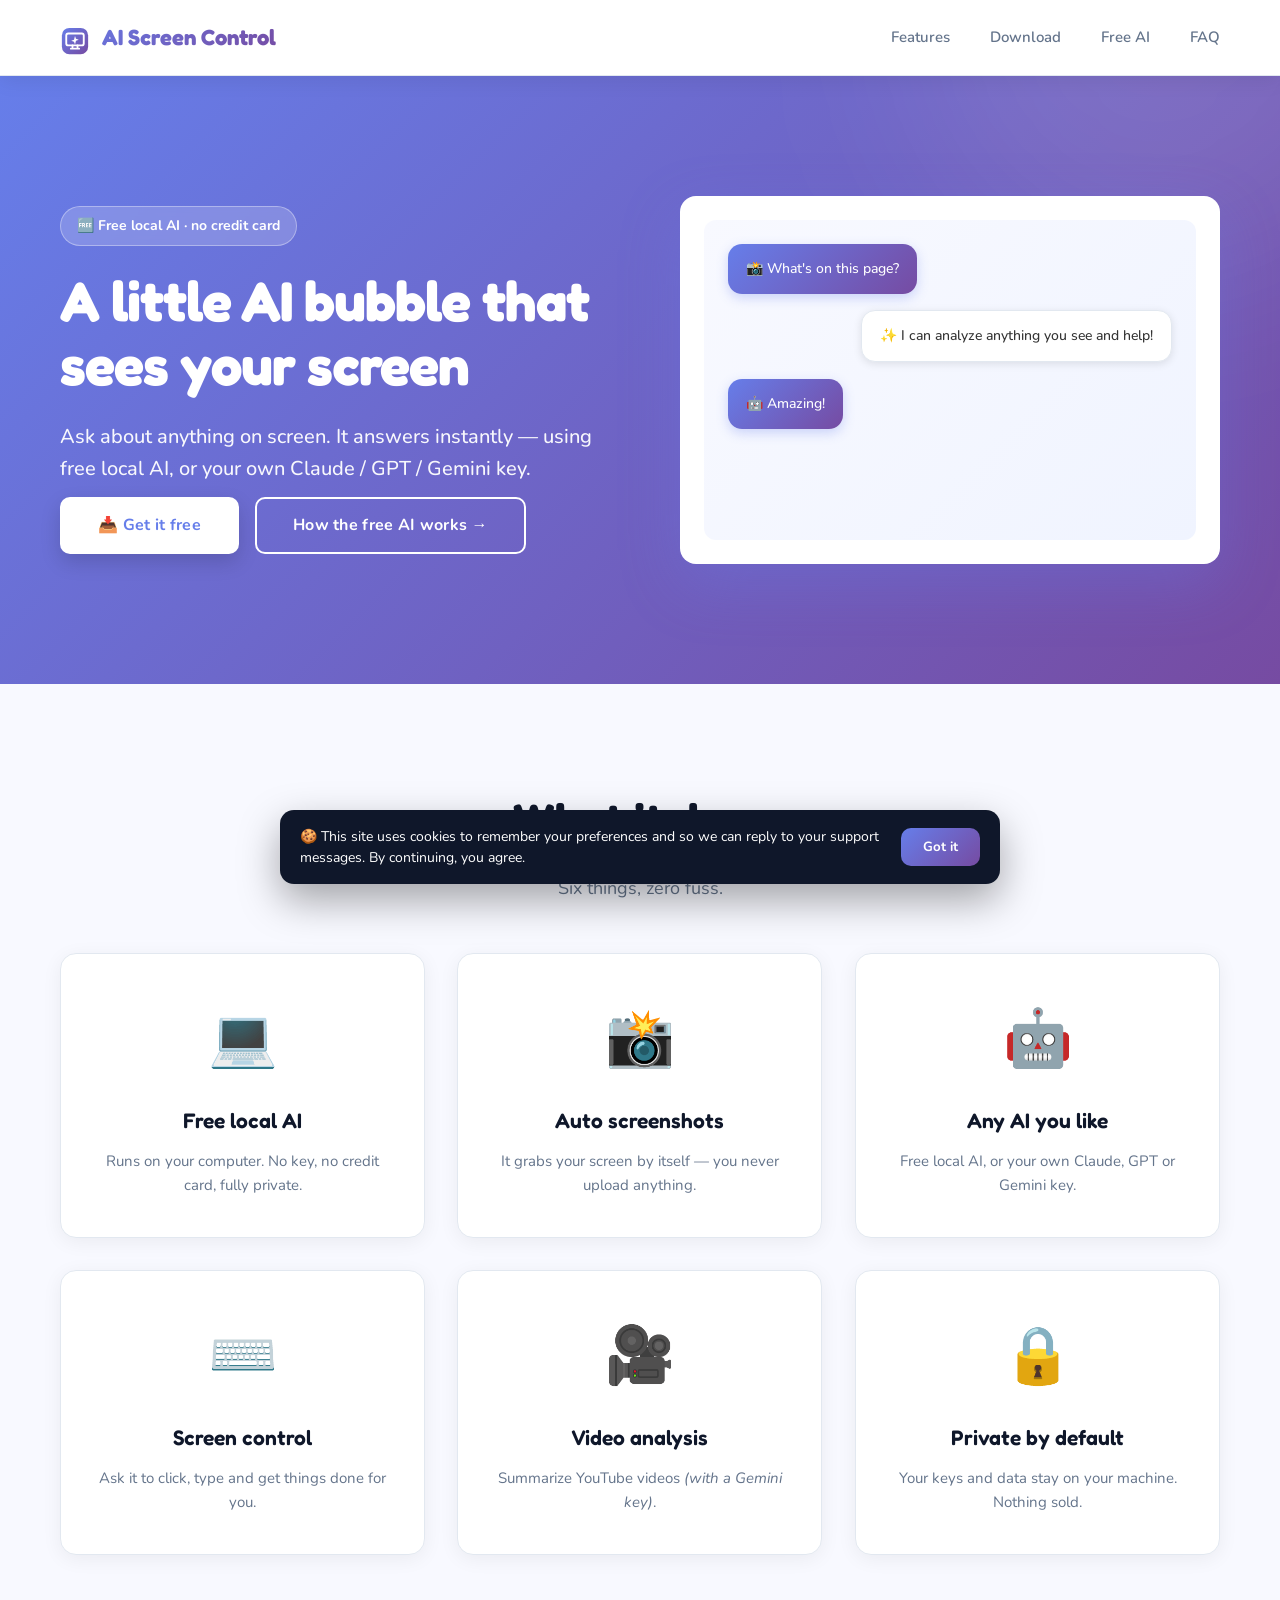
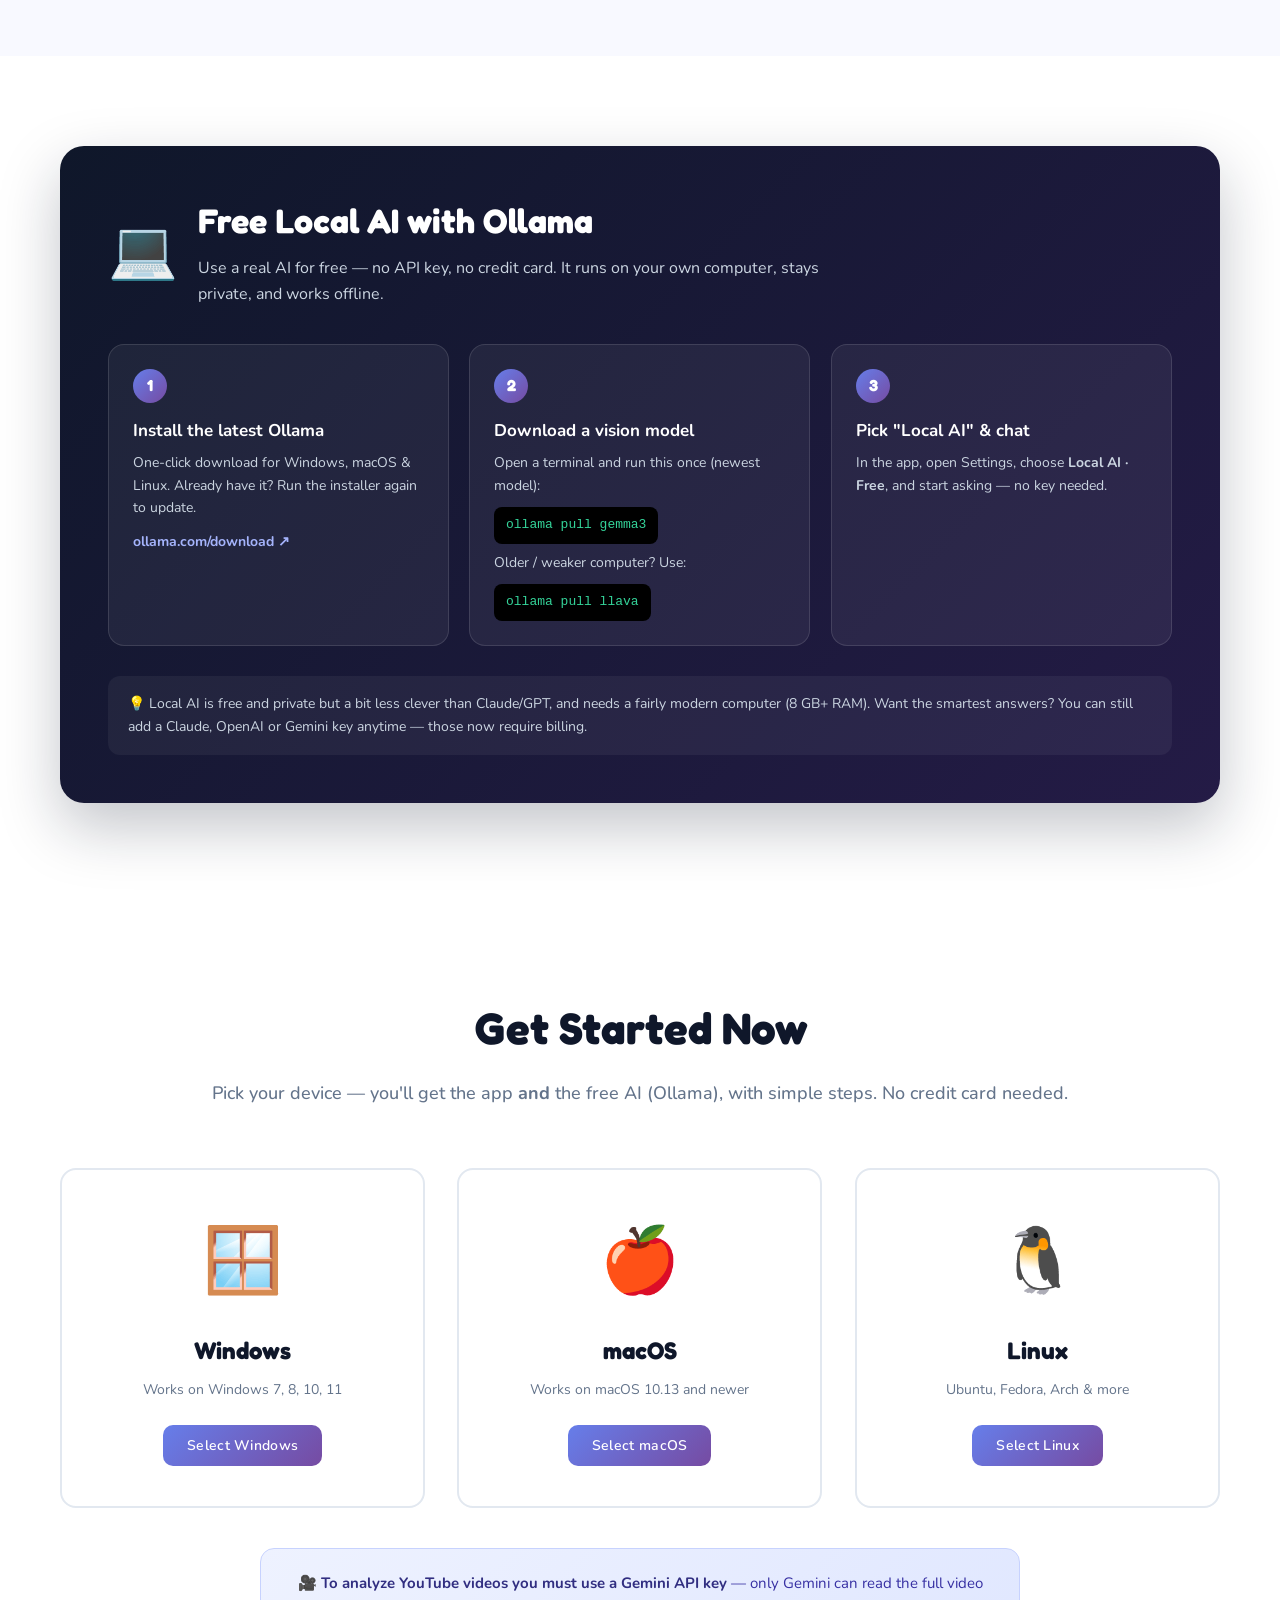
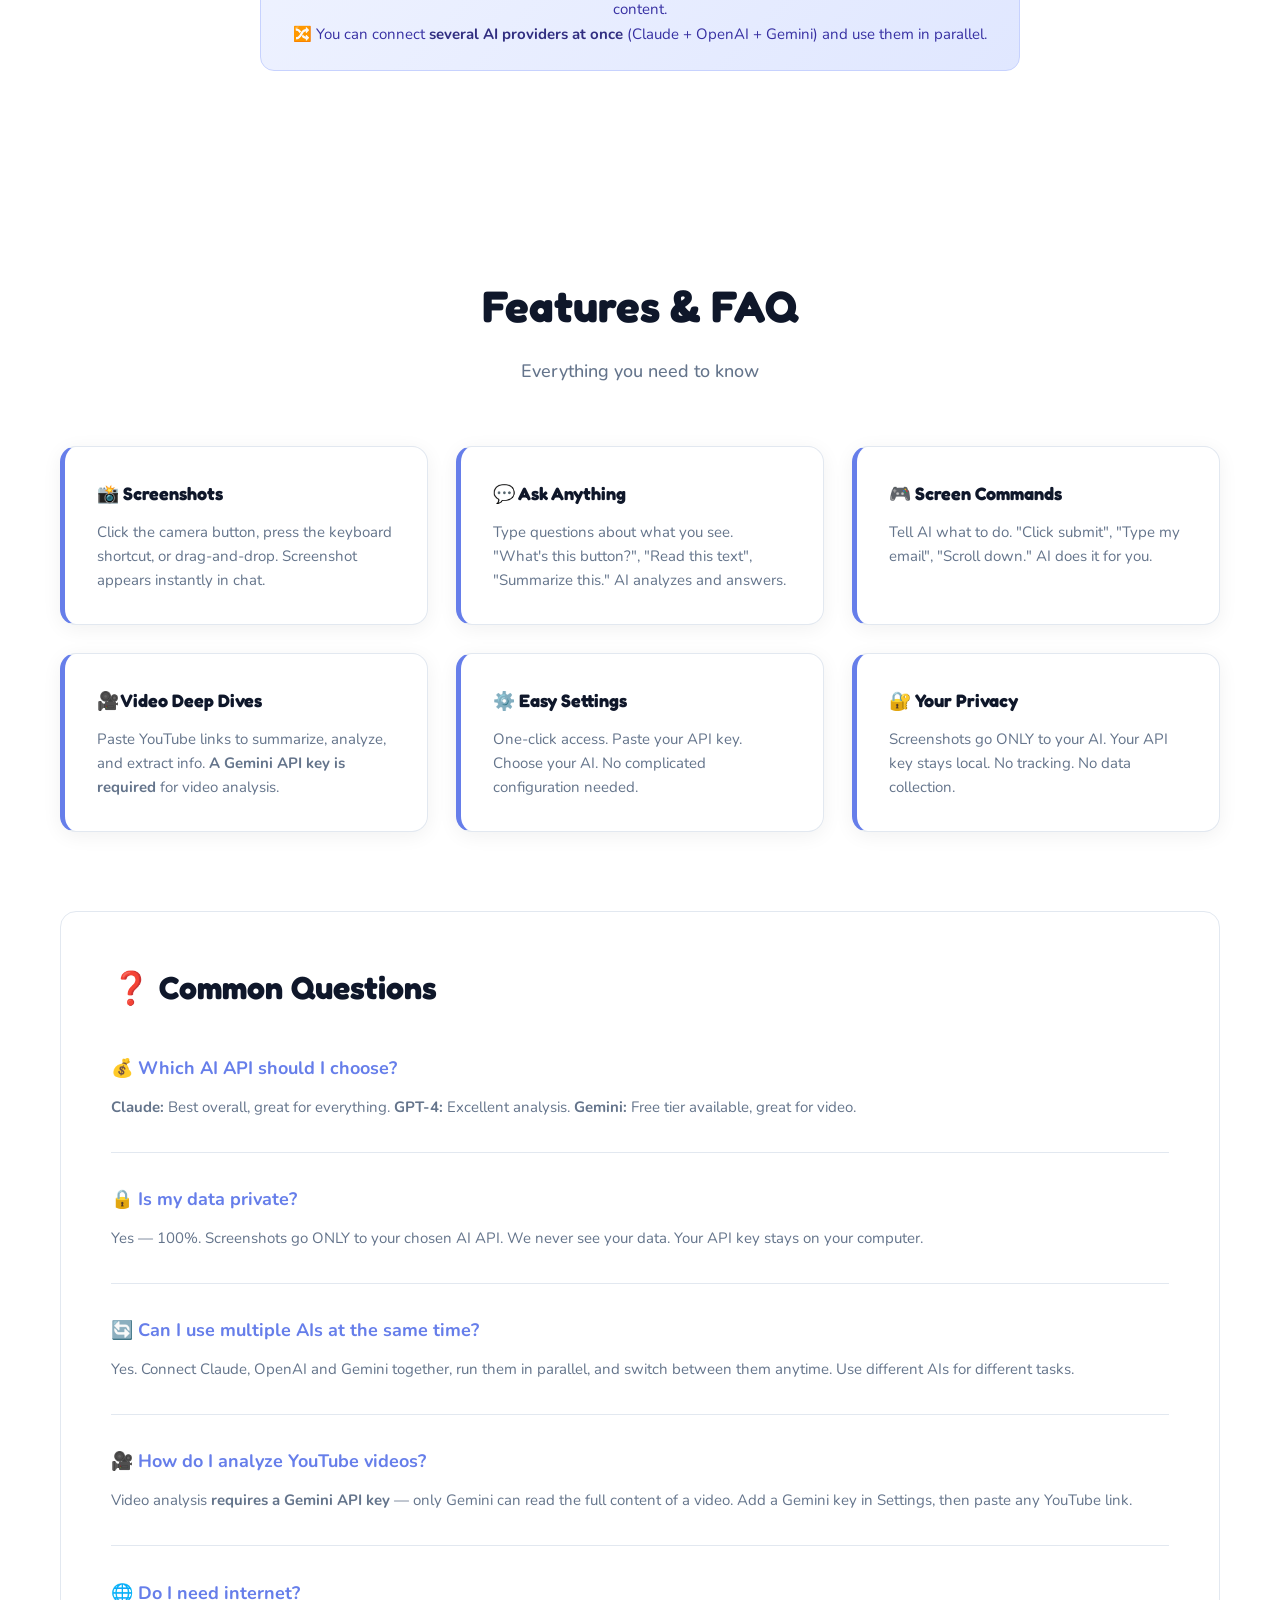
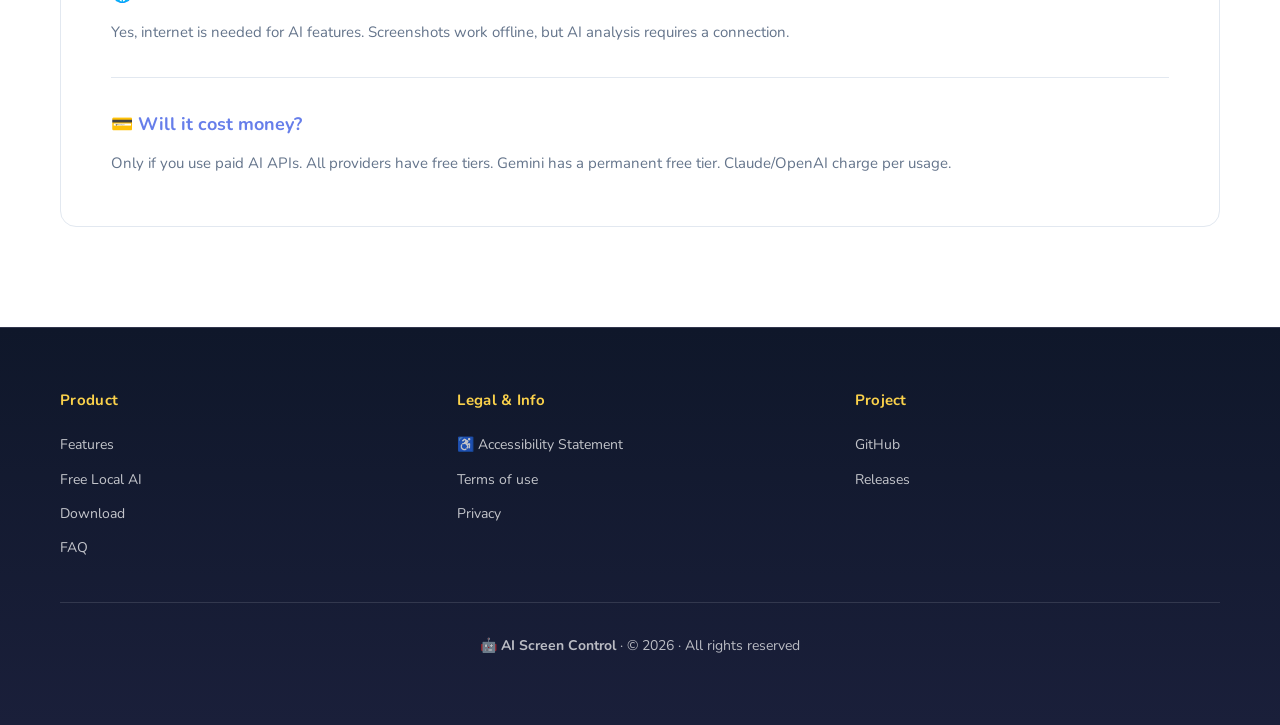
<file: website/index.html>
<!DOCTYPE html>
<html lang="en">
<head>
  <meta charset="UTF-8">
  <meta name="viewport" content="width=device-width, initial-scale=1.0">
  <title>AI Screen Control - Universal AI Assistant</title>
  <link href="https://fonts.googleapis.com/css2?family=Fredoka:wght@500;600;700&family=Nunito:wght@400;600;700;800&display=swap" rel="stylesheet">
  <style>
* { margin: 0; padding: 0; box-sizing: border-box; }

    /* ===== Accessibility ===== */
    /* Visible keyboard focus indicator on every interactive element */
    a:focus-visible, button:focus-visible, [tabindex]:focus-visible {
      outline: 3px solid #ffbf47;
      outline-offset: 2px;
      border-radius: 4px;
    }
    /* Skip-to-content link, visible only when focused */
    .skip-link {
      position: absolute; left: 12px; top: -60px;
      background: #0f172a; color: #fff; padding: 12px 20px;
      border-radius: 8px; z-index: 2000; font-weight: 700;
      text-decoration: none; transition: top 0.2s ease;
    }
    .skip-link:focus { top: 12px; }
    /* Screen-reader only text */
    .sr-only {
      position: absolute; width: 1px; height: 1px; padding: 0; margin: -1px;
      overflow: hidden; clip: rect(0,0,0,0); white-space: nowrap; border: 0;
    }
    /* Respect users who prefer reduced motion */
    @media (prefers-reduced-motion: reduce) {
      *, *::before, *::after {
        animation-duration: 0.001ms !important;
        transition-duration: 0.001ms !important;
        scroll-behavior: auto !important;
      }
    }

    :root {
      --primary: #667eea;
      --secondary: #764ba2;
      --accent: #ff6b6b;
      --dark: #0f172a;
      --light: #f8f9ff;
      --border: #e2e8f0;
      --text: #0f172a;
      --text-light: #64748b;
      --gradient: linear-gradient(135deg, #667eea 0%, #764ba2 100%);
    }

    html, body {
      font-family: 'Nunito', -apple-system, BlinkMacSystemFont, sans-serif;
      color: var(--text);
      line-height: 1.6;
      background: white;
      scroll-behavior: smooth;
    }
    /* Friendly rounded display font for all headings + logo */
    .logo, h1, h2, h3, .step-num, .localai-head h2 {
      font-family: 'Fredoka', 'Nunito', sans-serif;
      letter-spacing: 0;
    }

    .container { max-width: 1200px; margin: 0 auto; padding: 0 20px; }

    /* Navbar */
    .navbar {
      background: rgba(255, 255, 255, 0.95);
      backdrop-filter: blur(10px);
      box-shadow: 0 4px 20px rgba(0, 0, 0, 0.08);
      position: sticky; top: 0; z-index: 100;
      border-bottom: 1px solid var(--border);
    }
    .navbar .container {
      display: flex; justify-content: space-between; align-items: center; height: 75px;
    }
    .logo {
      display: flex; align-items: center; gap: 12px;
      font-size: 22px; font-weight: 800;
      background: var(--gradient);
      -webkit-background-clip: text; -webkit-text-fill-color: transparent; background-clip: text;
    }
    .logo-icon { font-size: 32px; }
    .nav-links { display: flex; gap: 40px; list-style: none; }
    .nav-links a {
      text-decoration: none; color: var(--text-light);
      font-weight: 600; font-size: 15px; transition: all 0.3s ease;
    }
    .nav-links a:hover { color: var(--primary); }

    /* Hero */
    .hero {
      padding: 120px 0; background: var(--gradient);
      color: white; position: relative; overflow: hidden;
    }
    .hero::before {
      content: ''; position: absolute; top: -50%; right: -10%;
      width: 500px; height: 500px; background: rgba(255, 255, 255, 0.1);
      border-radius: 50%; filter: blur(100px);
    }
    .hero .container {
      display: grid; grid-template-columns: 1fr 1fr; gap: 80px;
      align-items: center; position: relative; z-index: 1;
    }
    .hero-content h1 {
      font-size: 56px; margin-bottom: 24px; line-height: 1.15;
      font-weight: 800; letter-spacing: -1px;
    }
    .hero-content p { font-size: 20px; margin-bottom: 12px; opacity: 0.95; font-weight: 500; }
    .subtitle { font-size: 19px; margin-bottom: 36px; opacity: 0.92; font-weight: 400; }
    .hero-buttons { display: flex; gap: 16px; flex-wrap: wrap; }
    .hero-badge {
      display: inline-block; margin-bottom: 22px; padding: 8px 16px;
      background: rgba(255,255,255,0.18); border: 1px solid rgba(255,255,255,0.35);
      border-radius: 999px; font-weight: 700; font-size: 14px; backdrop-filter: blur(4px);
    }
    .btn { border-radius: 14px; }

    .btn {
      padding: 14px 36px; border-radius: 10px; text-decoration: none;
      font-weight: 700; display: inline-block; transition: all 0.3s ease;
      border: 2px solid transparent; font-size: 16px; letter-spacing: 0.3px;
      cursor: pointer; font-family: inherit;
    }
    .btn-primary {
      background: white; color: var(--primary);
      box-shadow: 0 8px 20px rgba(0, 0, 0, 0.15);
    }
    .btn-primary:hover { transform: translateY(-4px); box-shadow: 0 12px 32px rgba(0, 0, 0, 0.25); }
    .btn-secondary { background: transparent; color: white; border: 2px solid white; }
    .btn-secondary:hover { background: white; color: var(--primary); transform: translateY(-4px); }

    .mockup {
      background: white; border-radius: 16px; padding: 24px;
      box-shadow: 0 20px 60px rgba(102, 126, 234, 0.3);
      transform: perspective(1000px) rotateY(-5px); transition: transform 0.6s cubic-bezier(0.16, 1, 0.3, 1);
      animation: floaty 6s ease-in-out infinite;
    }
    .mockup:hover { transform: perspective(1000px) rotateY(0deg) translateY(-4px); animation-play-state: paused; }
    @keyframes floaty {
      0%, 100% { transform: perspective(1000px) rotateY(-5px) translateY(0); }
      50%      { transform: perspective(1000px) rotateY(-5px) translateY(-12px); }
    }
    .mockup-screen {
      background: linear-gradient(135deg, #f8f9ff 0%, #f0f4ff 100%);
      border-radius: 12px; padding: 24px; height: 320px;
      display: flex; flex-direction: column; gap: 16px; overflow: hidden;
    }
    .chat-bubble {
      background: var(--gradient); color: white; padding: 14px 18px;
      border-radius: 14px; width: fit-content; max-width: 85%; font-size: 14px;
      box-shadow: 0 4px 12px rgba(102, 126, 234, 0.3); font-weight: 500;
      animation: pop 0.55s cubic-bezier(0.34, 1.56, 0.64, 1) both;
    }
    .chat-bubble:nth-child(2) { animation-delay: 0.25s; }
    .chat-bubble:nth-child(3) { animation-delay: 0.5s; }
    /* the last bubble keeps gently jumping to feel alive */
    .chat-bubble:last-child { animation: pop 0.55s cubic-bezier(0.34, 1.56, 0.64, 1) 0.5s both, jump 2.2s ease-in-out 1.2s infinite; }
    .chat-bubble.response {
      background: #ffffff; color: #333; align-self: flex-end;
      border: 1px solid var(--border); box-shadow: 0 2px 8px rgba(0, 0, 0, 0.1);
    }
    @keyframes pop {
      0%   { opacity: 0; transform: translateY(16px) scale(0.9); }
      60%  { opacity: 1; transform: translateY(-5px) scale(1.03); }
      100% { opacity: 1; transform: translateY(0) scale(1); }
    }
    @keyframes jump {
      0%, 100% { transform: translateY(0); }
      50%      { transform: translateY(-7px); }
    }

    /* Features */
    .features { padding: 100px 0; background: var(--light); position: relative; }
    .features h2 { text-align: center; font-size: 44px; margin-bottom: 20px; font-weight: 800; color: var(--text); }
    .features > .container > p { text-align: center; color: var(--text-light); font-size: 18px; margin-bottom: 50px; }
    .features-grid { display: grid; grid-template-columns: repeat(auto-fit, minmax(320px, 1fr)); gap: 32px; }
    .feature-card {
      background: white; padding: 40px 32px; border-radius: 16px; text-align: center;
      box-shadow: 0 4px 20px rgba(0, 0, 0, 0.06);
      /* bouncy lift on hover */
      transition: transform 0.5s cubic-bezier(0.16, 1, 0.3, 1), box-shadow 0.3s ease;
      border: 1px solid var(--border); position: relative; overflow: hidden;
    }
    .feature-card::before {
      content: ''; position: absolute; top: 0; left: 0; right: 0; height: 4px;
      background: var(--gradient); transform: scaleX(0); transform-origin: left; transition: transform 0.3s ease;
    }
    .feature-card:hover { transform: translateY(-16px) scale(1.02); box-shadow: 0 22px 48px rgba(102, 126, 234, 0.22); }
    .feature-card:hover::before { transform: scaleX(1); }
    .feature-icon { font-size: 56px; margin-bottom: 20px; transition: transform 0.5s cubic-bezier(0.16, 1, 0.3, 1); }
    .feature-card:hover .feature-icon { transform: scale(1.18) translateY(-2px); }
    .feature-card h3 { margin-bottom: 12px; color: var(--text); font-size: 21px; font-weight: 600; }
    .feature-card p { color: var(--text-light); font-size: 15px; line-height: 1.6; }

    /* Local AI (Ollama) spotlight */
    .localai { padding: 90px 0; background: white; }
    .localai-card {
      background: linear-gradient(135deg, #0f172a 0%, #241b46 100%);
      color: #fff; border-radius: 24px; padding: 48px;
      box-shadow: 0 24px 60px rgba(15, 23, 42, 0.25);
    }
    .localai-head { display: flex; align-items: center; gap: 20px; margin-bottom: 36px; }
    .localai-emoji { font-size: 56px; line-height: 1; }
    .localai-head h2 { font-size: 34px; font-weight: 800; margin-bottom: 8px; }
    .localai-head p { color: #cbd5e1; font-size: 16px; max-width: 640px; }
    .localai-steps { display: grid; grid-template-columns: repeat(auto-fit, minmax(230px, 1fr)); gap: 20px; }
    .localai-step {
      background: rgba(255,255,255,0.06); border: 1px solid rgba(255,255,255,0.12);
      border-radius: 16px; padding: 24px; position: relative;
      transition: transform 0.5s cubic-bezier(0.16, 1, 0.3, 1), background 0.3s ease;
    }
    .localai-step:hover { transform: translateY(-10px); background: rgba(255,255,255,0.1); }
    .step-num {
      display: inline-flex; align-items: center; justify-content: center;
      width: 34px; height: 34px; border-radius: 50%;
      background: var(--gradient); color: #fff; font-weight: 800; margin-bottom: 14px;
    }
    .localai-step h4 { font-size: 17px; font-weight: 700; margin-bottom: 8px; }
    .localai-step p { color: #cbd5e1; font-size: 14px; margin-bottom: 10px; }
    .localai-step code {
      display: inline-block; background: #000; color: #34d399;
      padding: 8px 12px; border-radius: 8px; font-family: 'Courier New', monospace; font-size: 13px;
    }
    .localai-link { color: #a5b4fc; font-weight: 700; text-decoration: none; font-size: 14px; }
    .localai-link:hover { text-decoration: underline; }
    .localai-note {
      margin-top: 30px; color: #cbd5e1; font-size: 14px; line-height: 1.7;
      background: rgba(255,255,255,0.05); border-radius: 12px; padding: 16px 20px;
    }

    /* Reviews & contact */
    .reviews { padding: 90px 0; background: var(--light); }
    .reviews h2 { text-align: center; font-size: 44px; font-weight: 700; margin-bottom: 14px; color: var(--text); }
    .reviews-grid { display: grid; grid-template-columns: 1.35fr 1fr; gap: 28px; margin-top: 10px; align-items: start; }
    .review-form { background: #fff; border: 1px solid var(--border); border-radius: 22px; padding: 32px; display: flex; flex-direction: column; gap: 6px; box-shadow: 0 8px 30px rgba(15,23,42,0.05); }
    .review-form label { font-weight: 700; font-size: 14px; margin-top: 10px; }
    .review-form input, .review-form select, .review-form textarea {
      border: 1px solid var(--border); border-radius: 12px; padding: 12px 14px;
      font-size: 15px; font-family: inherit; outline: none; transition: all 0.2s ease;
    }
    .review-form input:focus, .review-form select:focus, .review-form textarea:focus { border-color: var(--primary); box-shadow: 0 0 0 3px rgba(102,126,234,0.12); }
    .file-label { font-weight: 600 !important; color: var(--text-light); }
    .review-send { margin-top: 18px; border: none; cursor: pointer; color: #fff; }
    .reviews-note { background: linear-gradient(135deg, #f2efff, #eaf3ff); border: 1px solid #e3ddff; border-radius: 22px; padding: 28px; }
    .reviews-note h3 { font-size: 18px; margin-bottom: 10px; color: var(--primary); }
    .reviews-note p { color: var(--text-light); font-size: 14px; line-height: 1.7; }
    .reviews-note hr { border: none; border-top: 1px solid rgba(0,0,0,0.08); margin: 16px 0; }
    .reviews-note .soon { color: var(--text); }
    @media (max-width: 768px) { .reviews-grid { grid-template-columns: 1fr; } .reviews h2 { font-size: 32px; } }

    /* Download */
    .download { padding: 100px 0; background: white; }
    .download h2 { text-align: center; font-size: 44px; margin-bottom: 16px; font-weight: 800; color: var(--text); }
    .section-subtitle { text-align: center; font-size: 18px; color: var(--text-light); margin-bottom: 60px; font-weight: 500; }
    .download-options { display: grid; grid-template-columns: repeat(auto-fit, minmax(300px, 1fr)); gap: 32px; }
    .os-card {
      background: white; border: 2px solid var(--border); border-radius: 16px;
      padding: 40px 32px; text-align: center;
      transition: transform 0.5s cubic-bezier(0.16, 1, 0.3, 1), box-shadow 0.3s ease, border-color 0.3s ease;
      position: relative; overflow: hidden;
    }
    .os-card:hover { border-color: var(--primary); box-shadow: 0 22px 48px rgba(102, 126, 234, 0.2); transform: translateY(-14px) scale(1.02); }
    .os-icon { font-size: 64px; margin-bottom: 20px; transition: transform 0.5s cubic-bezier(0.16, 1, 0.3, 1); }
    .os-card:hover .os-icon { transform: scale(1.15) translateY(-2px); }
    .os-card h3 { color: var(--text); margin-bottom: 8px; font-size: 24px; font-weight: 700; }
    .os-card > p { color: var(--text-light); font-size: 14px; margin-bottom: 24px; }
    .btn-small { padding: 11px 24px; font-size: 14px; font-weight: 600; }
    .btn-gradient { background: var(--gradient); color: white; border: none; }
    .btn-gradient:hover { transform: translateY(-3px); box-shadow: 0 8px 20px rgba(102, 126, 234, 0.4); }

    /* Setup */
    .setup { padding: 100px 0; background: var(--light); }
    .setup h2 { text-align: center; font-size: 44px; margin-bottom: 16px; font-weight: 800; color: var(--text); }
    .setup > .container > p { text-align: center; color: var(--text-light); font-size: 18px; margin-bottom: 50px; }
    .setup-steps { display: grid; grid-template-columns: repeat(auto-fit, minmax(300px, 1fr)); gap: 40px; }
    .step { text-align: center; }
    .step-number {
      display: inline-flex; align-items: center; justify-content: center;
      width: 72px; height: 72px; background: var(--gradient); color: white;
      border-radius: 16px; font-size: 36px; font-weight: bold; margin-bottom: 24px;
      box-shadow: 0 8px 24px rgba(102, 126, 234, 0.3); transition: all 0.3s ease;
    }
    .step:hover .step-number { transform: translateY(-4px); box-shadow: 0 12px 32px rgba(102, 126, 234, 0.4); }
    .step h3 { margin-bottom: 15px; color: var(--primary); }
    .step p { color: var(--text-light); margin-bottom: 15px; }
    .step ol { text-align: left; color: var(--text); margin-left: 20px; }
    .step li { margin-bottom: 8px; }

    .api-buttons { display: flex; flex-direction: column; gap: 12px; margin-top: 16px; }
    .api-key-btn {
      display: flex; align-items: center; justify-content: space-between;
      background: white; border: 2px solid var(--border); border-radius: 10px;
      padding: 14px 18px; text-decoration: none; color: var(--text);
      font-weight: 600; font-size: 14px; transition: all 0.3s ease;
    }
    .api-key-btn:hover { border-color: var(--primary); transform: translateX(4px); box-shadow: 0 4px 12px rgba(102, 126, 234, 0.15); }
    .api-key-btn .api-name { display: flex; align-items: center; gap: 10px; }
    .api-key-btn .api-badge { font-size: 11px; padding: 3px 10px; border-radius: 20px; background: var(--light); color: var(--primary); font-weight: 700; }
    .api-key-btn .api-arrow { color: var(--primary); font-weight: 700; }

    /* Docs */
    .docs { padding: 100px 0; }
    .docs h2 { text-align: center; font-size: 44px; margin-bottom: 16px; font-weight: 800; color: var(--text); }
    .docs-grid { display: grid; grid-template-columns: repeat(auto-fit, minmax(320px, 1fr)); gap: 28px; margin-top: 50px; }
    .doc-card {
      background: white; padding: 32px; border-radius: 16px;
      box-shadow: 0 4px 20px rgba(0, 0, 0, 0.06); transition: all 0.3s ease;
      border: 1px solid var(--border); border-left: 5px solid var(--primary);
    }
    .doc-card { transition: transform 0.5s cubic-bezier(0.16, 1, 0.3, 1), box-shadow 0.3s ease; }
    .doc-card:hover { transform: translateY(-12px) scale(1.015); box-shadow: 0 20px 44px rgba(102, 126, 234, 0.2); }
    .doc-card h3 { margin-bottom: 12px; color: var(--text); font-size: 18px; font-weight: 700; }
    .doc-card p { color: var(--text-light); font-size: 15px; line-height: 1.6; }

    .faq { margin-top: 80px; background: white; padding: 50px; border-radius: 16px; border: 1px solid var(--border); }
    .faq h3 { color: var(--text); margin-bottom: 40px; font-size: 32px; font-weight: 800; }
    .faq-item { margin-bottom: 32px; padding-bottom: 32px; border-bottom: 1px solid var(--border); transition: all 0.3s ease; }
    .faq-item:hover { padding-left: 16px; }
    .faq-item:last-child { border-bottom: none; margin-bottom: 0; padding-bottom: 0; }
    .faq-item h4 { color: var(--primary); margin-bottom: 12px; font-size: 18px; font-weight: 700; }
    .faq-item p { color: var(--text-light); line-height: 1.7; font-size: 15px; }

    /* Footer */
    footer {
      background: linear-gradient(180deg, #0f172a 0%, #1a1f3a 100%);
      color: white; padding: 60px 0; text-align: center;
      border-top: 1px solid rgba(255, 255, 255, 0.1);
    }
    footer p { margin: 8px 0; font-size: 15px; opacity: 0.9; }
    footer a { color: rgba(255,255,255,0.75); text-decoration: none; }
    .footer-cols { display: grid; grid-template-columns: repeat(3, 1fr); gap: 32px; text-align: left; padding-bottom: 36px; border-bottom: 1px solid rgba(255,255,255,0.12); }
    .footer-col h4 { color: #fbd24b; font-size: 15px; font-weight: 700; margin-bottom: 16px; letter-spacing: 0.3px; }
    .footer-col a { display: block; padding: 6px 0; font-size: 14px; transition: color 0.2s ease, padding-left 0.2s ease; }
    .footer-col a:hover { color: #fff; padding-left: 4px; }
    .footer-bottom { padding-top: 24px; text-align: center; }
    .footer-bottom p { opacity: 0.7; font-size: 14px; }
    @media (max-width: 768px) { .footer-cols { grid-template-columns: 1fr 1fr; gap: 24px; } }

    /* ===== MODAL ===== */
    .modal-overlay {
      display: none; position: fixed; inset: 0;
      background: rgba(15, 23, 42, 0.7); backdrop-filter: blur(6px);
      z-index: 1000; align-items: center; justify-content: center; padding: 20px;
    }
    .modal-overlay.active { display: flex; animation: fadeIn 0.25s ease; }
    @keyframes fadeIn { from { opacity: 0; } to { opacity: 1; } }
    .modal {
      background: white; border-radius: 20px; max-width: 640px; width: 100%;
      max-height: 90vh; overflow-y: auto; box-shadow: 0 30px 80px rgba(0,0,0,0.4);
      animation: modalPop 0.3s ease;
    }
    @keyframes modalPop { from { opacity: 0; transform: scale(0.92) translateY(20px); } to { opacity: 1; transform: scale(1) translateY(0); } }
    .modal-header {
      background: var(--gradient); color: white; padding: 28px 32px;
      border-radius: 20px 20px 0 0; display: flex; align-items: center;
      justify-content: space-between; position: sticky; top: 0;
    }
    .modal-header h3 { font-size: 22px; font-weight: 800; display: flex; align-items: center; gap: 12px; }
    .modal-close {
      background: rgba(255,255,255,0.2); border: none; color: white;
      width: 38px; height: 38px; border-radius: 10px; cursor: pointer;
      font-size: 20px; transition: all 0.2s ease; display: flex; align-items: center; justify-content: center;
    }
    .modal-close:hover { background: rgba(255,255,255,0.35); }
    .modal-body { padding: 32px; }

    /* Choice cards inside modal */
    .choice-grid { display: grid; grid-template-columns: 1fr 1fr; gap: 20px; }
    .choice-card {
      border: 2px solid var(--border); border-radius: 16px; padding: 28px 24px;
      text-align: center; cursor: pointer; transition: all 0.3s ease; background: white;
    }
    .choice-card:hover { border-color: var(--primary); transform: translateY(-5px); box-shadow: 0 12px 30px rgba(102,126,234,0.15); }
    .choice-icon { font-size: 48px; margin-bottom: 16px; }
    .choice-card h4 { font-size: 18px; font-weight: 700; margin-bottom: 8px; }
    .choice-card p { font-size: 14px; color: var(--text-light); }
    .choice-tag {
      display: inline-block; margin-top: 14px; font-size: 12px; font-weight: 700;
      padding: 4px 12px; border-radius: 20px; background: var(--light); color: var(--primary);
    }

    /* Instructions view */
    .install-steps { list-style: none; counter-reset: step; }
    .install-steps li {
      position: relative; padding: 0 0 24px 52px; counter-increment: step;
    }
    .install-steps li::before {
      content: counter(step); position: absolute; left: 0; top: 0;
      width: 34px; height: 34px; background: var(--gradient); color: white;
      border-radius: 50%; display: flex; align-items: center; justify-content: center;
      font-weight: 700; font-size: 15px;
    }
    .install-steps li:not(:last-child)::after {
      content: ''; position: absolute; left: 16px; top: 38px; bottom: 4px;
      width: 2px; background: var(--border);
    }
    .install-steps strong { display: block; margin-bottom: 4px; font-size: 15px; }
    .install-steps span { color: var(--text-light); font-size: 14px; }
    .code-line {
      background: #0f172a; color: #10b981; padding: 10px 14px; border-radius: 8px;
      font-family: 'Courier New', monospace; font-size: 13px; margin-top: 8px;
      display: block; overflow-x: auto; white-space: nowrap;
    }
    .download-banner {
      background: linear-gradient(135deg, #ecfdf5 0%, #d1fae5 100%);
      border: 1px solid #10b981; border-radius: 12px; padding: 18px 20px;
      margin-bottom: 28px; display: flex; align-items: center; gap: 14px;
    }
    .download-banner .dl-icon { font-size: 28px; }
    .download-banner .dl-text strong { color: #065f46; font-size: 15px; }
    .download-banner .dl-text p { color: #047857; font-size: 13px; margin: 0; }
    .modal-back {
      background: none; border: none; color: var(--primary); font-weight: 600;
      cursor: pointer; font-size: 14px; margin-bottom: 20px; font-family: inherit;
      display: inline-flex; align-items: center; gap: 6px;
    }
    .modal-back:hover { text-decoration: underline; }
    .redownload-btn {
      width: 100%; margin-top: 8px; padding: 14px; background: var(--gradient);
      color: white; border: none; border-radius: 10px; font-weight: 700;
      font-size: 15px; cursor: pointer; font-family: inherit; transition: all 0.2s ease;
    }
    .redownload-btn:hover { transform: translateY(-2px); box-shadow: 0 8px 20px rgba(102,126,234,0.4); }

    .modal-note {
      background: linear-gradient(135deg, #fef3c7 0%, #fde68a 100%);
      border: 1px solid #f59e0b; border-radius: 12px;
      padding: 16px 18px; margin-top: 24px; font-size: 14px;
      color: #78350f; line-height: 1.6;
    }
    .modal-note strong { color: #92400e; }

    /* Command block with copy button */
    .cmd-block {
      display: flex; align-items: center; gap: 10px;
      background: #0f172a; border-radius: 8px;
      padding: 8px 8px 8px 14px; margin: 8px 0;
    }
    .cmd-block code {
      flex: 1; color: #34d399; font-family: 'Courier New', monospace;
      font-size: 13px; overflow-x: auto; white-space: nowrap;
    }
    .copy-btn {
      flex-shrink: 0; background: var(--gradient); color: #fff; border: none;
      border-radius: 6px; padding: 7px 16px; font-size: 12px; font-weight: 700;
      cursor: pointer; font-family: inherit; transition: all 0.2s ease;
    }
    .copy-btn:hover { opacity: 0.9; }
    .copy-btn.copied { background: #10b981; }

    /* Clickable link chips (open in browser) */
    .link-row { display: flex; flex-wrap: wrap; gap: 8px; margin-top: 10px; }
    .link-chip {
      display: inline-flex; align-items: center; gap: 6px;
      background: var(--light); border: 1px solid var(--border);
      border-radius: 8px; padding: 9px 15px; text-decoration: none;
      color: var(--primary); font-weight: 600; font-size: 13px; transition: all 0.2s ease;
    }
    .link-chip:hover { border-color: var(--primary); background: #fff; transform: translateY(-2px); box-shadow: 0 4px 12px rgba(102,126,234,0.15); }
    .primary-chip { background: var(--gradient) !important; color: #fff !important; border: none !important; padding: 11px 18px; }
    .primary-chip:hover { color: #fff !important; box-shadow: 0 6px 16px rgba(102,126,234,0.35); }
    .install-steps li.free-step {
      background: linear-gradient(135deg, rgba(102,126,234,0.06), rgba(118,75,162,0.06));
      border: 1px solid rgba(102,126,234,0.18); border-radius: 12px;
      padding: 16px 16px 16px 52px; margin-bottom: 20px;
    }
    .install-steps li.free-step::after { display: none; }

    .provider-note {
      max-width: 760px; margin: 40px auto 0; text-align: center;
      background: linear-gradient(135deg, #eef2ff 0%, #e0e7ff 100%);
      border: 1px solid #c7d2fe; border-radius: 14px; padding: 22px 26px;
      color: #3730a3; font-size: 15px; line-height: 1.7;
    }
    .provider-note strong { color: #312e81; }

    /* Accessibility statement section */
    .a11y { padding: 70px 0; background: var(--light); border-top: 1px solid var(--border); }
    .a11y h2 { text-align: center; font-size: 34px; font-weight: 800; margin-bottom: 16px; color: var(--text); }
    .a11y-card {
      max-width: 820px; margin: 30px auto 0; background: white;
      border: 1px solid var(--border); border-radius: 16px; padding: 36px;
    }
    .a11y-card h3 { color: var(--primary); font-size: 18px; margin: 22px 0 10px; }
    .a11y-card h3:first-child { margin-top: 0; }
    .a11y-card p { color: var(--text-light); font-size: 15px; line-height: 1.7; margin-bottom: 8px; }
    .a11y-card ul { color: var(--text-light); font-size: 15px; line-height: 1.7; margin-left: 22px; }
    .a11y-card a { color: var(--primary); font-weight: 600; }

    /* Responsive */
    @media (max-width: 768px) {
      .hero { padding: 80px 0; }
      .hero-content h1 { font-size: 40px; }
      .hero-content p { font-size: 18px; }
      .hero .container { grid-template-columns: 1fr; gap: 40px; }
      .hero-buttons { flex-direction: column; width: 100%; }
      .btn { width: 100%; text-align: center; }
      .features-grid, .download-options, .docs-grid, .setup-steps, .choice-grid { grid-template-columns: 1fr; }
      .nav-links { gap: 20px; font-size: 13px; }
      .modal-body { padding: 24px; }
    }

    /* Technical support chat widget */
    #supportWidget { position: fixed; right: 22px; bottom: 22px; z-index: 900; }
    #supportBtn {
      display: inline-flex; align-items: center; gap: 8px;
      background: var(--gradient); color: #fff; border: none;
      padding: 14px 22px; border-radius: 999px; font-weight: 700; font-size: 15px;
      cursor: pointer; box-shadow: 0 10px 28px rgba(102,126,234,0.45); font-family: inherit;
      transition: transform 0.2s ease, box-shadow 0.2s ease;
    }
    #supportBtn:hover { transform: translateY(-3px); box-shadow: 0 14px 34px rgba(102,126,234,0.55); }
    .sb-icon { font-size: 18px; }
    .support-panel {
      position: absolute; right: 0; bottom: 68px; width: 320px; max-width: 86vw;
      background: #fff; border: 1px solid var(--border); border-radius: 18px;
      box-shadow: 0 24px 60px rgba(15,23,42,0.28); overflow: hidden; animation: pop 0.3s ease;
    }
    .support-head {
      display: flex; justify-content: space-between; align-items: center;
      background: var(--gradient); color: #fff; padding: 16px 18px; font-weight: 700;
    }
    .support-head button { background: rgba(255,255,255,0.2); border: none; color: #fff; width: 28px; height: 28px; border-radius: 8px; cursor: pointer; }
    .support-body { padding: 18px; display: flex; flex-direction: column; gap: 10px; }
    .support-greet { font-size: 14px; color: var(--text-light); line-height: 1.6; margin-bottom: 4px; }
    .support-log { max-height: 220px; overflow-y: auto; display: flex; flex-direction: column; gap: 8px; margin-bottom: 6px; }
    .s-msg { padding: 9px 12px; border-radius: 12px; font-size: 13px; line-height: 1.5; max-width: 85%; }
    .s-msg.bot { background: var(--light); color: var(--text); align-self: flex-start; border-bottom-left-radius: 4px; }
    .s-msg.me { background: var(--gradient); color: #fff; align-self: flex-end; border-bottom-right-radius: 4px; }
    #supportMsg { width: 100%; border: 1px solid var(--border); border-radius: 10px; padding: 10px 12px; font-family: inherit; font-size: 14px; resize: none; outline: none; }
    #supportMsg:focus { border-color: var(--primary); }
    .support-file { font-size: 13px; color: var(--primary); font-weight: 700; cursor: pointer; display: inline-block; }
    .support-send { background: var(--gradient); color: #fff; border: none; border-radius: 10px; padding: 11px; font-weight: 700; cursor: pointer; font-family: inherit; }
    .support-hours { text-align: center; font-size: 11px; color: #94a3b8; margin: 0; }

    /* Admin login overlay */
    #adminLogin {
      position: fixed; inset: 0; z-index: 3100; display: flex; align-items: center; justify-content: center;
      background: rgba(15,23,42,0.6); backdrop-filter: blur(4px); padding: 20px;
    }
    #adminLogin[hidden] { display: none; }
    .admin-login-box { background: #fff; border-radius: 18px; padding: 30px; width: 340px; max-width: 90vw; text-align: center; box-shadow: 0 24px 60px rgba(0,0,0,0.35); }
    .admin-login-box h3 { font-size: 20px; margin-bottom: 8px; }
    .admin-login-box p { color: var(--text-light); font-size: 14px; margin-bottom: 16px; }
    .admin-login-box input { width: 100%; padding: 12px 14px; border: 1px solid var(--border); border-radius: 10px; font-size: 15px; outline: none; }
    .admin-login-box input:focus { border-color: var(--primary); box-shadow: 0 0 0 3px rgba(102,126,234,0.12); }
    .admin-err { color: #ef4444 !important; font-weight: 700; margin: 10px 0 0 !important; }
    .admin-login-actions { display: flex; gap: 10px; margin-top: 16px; }
    .admin-login-actions button { flex: 1; padding: 11px; border-radius: 10px; border: none; font-weight: 700; cursor: pointer; font-family: inherit; }
    .admin-go { background: var(--gradient); color: #fff; }
    .admin-cancel { background: var(--light); color: var(--text); }

    /* Full code editor */
    #codeEditor { position: fixed; inset: 0; z-index: 3200; background: #0b1020; display: flex; flex-direction: column; }
    #codeEditor[hidden] { display: none; }
    .code-head { display: flex; justify-content: space-between; align-items: center; padding: 12px 18px; background: #0f172a; color: #fff; font-weight: 700; }
    .code-head button { background: rgba(255,255,255,0.15); border: none; color: #fff; width: 32px; height: 32px; border-radius: 8px; cursor: pointer; }
    #codeArea { flex: 1; width: 100%; border: none; resize: none; padding: 16px; background: #0b1020; color: #d6e2ff; font-family: 'Courier New', monospace; font-size: 13px; line-height: 1.5; outline: none; }
    .code-actions { display: flex; justify-content: space-between; align-items: center; gap: 12px; padding: 12px 18px; background: #0f172a; }
    .code-hint { color: #94a3b8; font-size: 13px; }
    .code-actions button { background: var(--gradient); color: #fff; border: none; padding: 10px 18px; border-radius: 10px; font-weight: 700; cursor: pointer; font-family: inherit; }

    /* Admin messages inbox */
    #msgInbox { position: fixed; inset: 0; z-index: 3200; background: #0b1020; display: flex; flex-direction: column; }
    #msgInbox[hidden] { display: none; }
    .inbox-head { display: flex; justify-content: space-between; align-items: center; padding: 12px 18px; background: #0f172a; color: #fff; font-weight: 700; }
    .inbox-head button { background: rgba(255,255,255,0.15); border: none; color: #fff; width: 32px; height: 32px; border-radius: 8px; cursor: pointer; }
    .inbox-body { flex: 1; display: grid; grid-template-columns: 280px 1fr; min-height: 0; }
    .inbox-list { border-right: 1px solid rgba(255,255,255,0.1); overflow-y: auto; background: #0e1428; }
    .inbox-item { padding: 14px 16px; border-bottom: 1px solid rgba(255,255,255,0.06); color: #cbd5e1; cursor: pointer; font-size: 13px; }
    .inbox-item:hover, .inbox-item.active { background: rgba(102,126,234,0.15); color: #fff; }
    .inbox-item .who { font-weight: 700; color: #a5b4fc; }
    .inbox-thread { display: flex; flex-direction: column; min-height: 0; }
    .inbox-log { flex: 1; overflow-y: auto; padding: 18px; display: flex; flex-direction: column; gap: 8px; }
    .inbox-empty { color: #64748b; text-align: center; margin-top: 40px; }
    .inbox-log .s-msg { max-width: 70%; }
    .inbox-reply { display: flex; gap: 8px; padding: 14px 18px; border-top: 1px solid rgba(255,255,255,0.1); }
    .inbox-reply input { flex: 1; padding: 12px 14px; border-radius: 10px; border: 1px solid rgba(255,255,255,0.15); background: #0b1020; color: #fff; outline: none; }
    .inbox-reply button { background: var(--gradient); color: #fff; border: none; padding: 12px 20px; border-radius: 10px; font-weight: 700; cursor: pointer; font-family: inherit; }
    @media (max-width: 640px) { .inbox-body { grid-template-columns: 1fr; } .inbox-list { max-height: 30vh; } }

    /* Cookie consent banner */
    .cookie-banner {
      position: fixed; left: 16px; right: 16px; bottom: 16px; z-index: 2500;
      max-width: 720px; margin: 0 auto; background: #0f172a; color: #fff;
      border-radius: 14px; padding: 16px 20px; box-shadow: 0 16px 40px rgba(0,0,0,0.35);
      display: flex; align-items: center; gap: 16px; flex-wrap: wrap; justify-content: center;
    }
    .cookie-banner[hidden] { display: none; }
    .cookie-banner p { font-size: 14px; line-height: 1.5; margin: 0; flex: 1; min-width: 220px; }
    .cookie-banner button { background: var(--gradient); color: #fff; border: none; padding: 10px 22px; border-radius: 10px; font-weight: 700; cursor: pointer; font-family: inherit; white-space: nowrap; }

    /* Admin edit bar */
    #adminBar {
      position: fixed; top: 0; left: 0; right: 0; z-index: 3000;
      background: #0f172a; color: #fff; padding: 10px 16px; display: flex; align-items: center; gap: 12px;
      font-size: 14px; font-weight: 700; box-shadow: 0 4px 16px rgba(0,0,0,0.3);
    }
    #adminBar button { background: var(--gradient); color: #fff; border: none; padding: 8px 14px; border-radius: 8px; font-weight: 700; cursor: pointer; font-family: inherit; }
    #adminBar button.exit { background: rgba(255,255,255,0.15); }
    body.admin-editing { outline: 3px dashed rgba(102,126,234,0.4); outline-offset: -3px; }
    body.admin-editing [contenteditable="true"]:hover { outline: 2px dashed var(--primary); outline-offset: 2px; cursor: text; background: rgba(102,126,234,0.05); }
    body.admin-editing [contenteditable="true"]:focus { outline: 2px solid var(--primary); background: rgba(102,126,234,0.08); }

    /* Smooth scroll-reveal for cards/sections */
    .reveal { opacity: 0; transform: translateY(28px); transition: opacity 0.7s ease, transform 0.7s cubic-bezier(0.16, 1, 0.3, 1); will-change: opacity, transform; }
    .reveal.in { opacity: 1; transform: none; }
    @media (prefers-reduced-motion: reduce) { .reveal { opacity: 1 !important; transform: none !important; } }

/* ---- sub-page layout (support / reviews / accessibility as their own pages) ---- */
.page-hero { background: var(--gradient); color: #fff; padding: 48px 0 40px; text-align: center; }
.page-hero h1 { font-size: 34px; font-weight: 700; margin-bottom: 10px; }
.page-hero p { font-size: 16px; opacity: 0.92; max-width: 520px; margin: 0 auto; }
.page-body { padding: 40px 0 70px; background: var(--light); min-height: 30vh; }
.container.narrow { max-width: 480px; }
.support-page-card {
  background: #fff; border: 1px solid var(--border); border-radius: 18px; padding: 20px;
  box-shadow: 0 12px 40px rgba(15,23,42,0.06); display: flex; flex-direction: column; gap: 10px;
}
.support-page-card .support-log { max-height: 240px; }
.support-page-card #supportMsg { rows: 2; }
#chatGate input { width: 100%; padding: 12px 14px; border: 1px solid var(--border); border-radius: 10px; font-size: 15px; font-family: inherit; outline: none; margin-bottom: 10px; }
#chatGate input:focus { border-color: var(--primary); box-shadow: 0 0 0 3px rgba(102,126,234,0.12); }
.gate-err { color: #ef4444; font-weight: 700; font-size: 13px; margin: 0 0 10px; }
.chat-who { font-size: 12px; color: var(--text-light); background: var(--light); border-radius: 8px; padding: 6px 10px; margin-bottom: 8px; display: inline-block; }
.support-page-card .support-send { padding: 14px; font-size: 15px; }
/* give reviews & accessibility sections a light page background when standalone */
body > main > #reviews, body > main > #accessibility { background: var(--light); }


    /* in-site pages (single-file SPA) */
    .page { display: none; }
    .page.active { display: block; }

  </style>
</head>
<body>
  <a href="#main" class="skip-link">Skip to main content</a>
  <nav class="navbar" aria-label="Primary">
    <div class="container">
      <a class="logo" href="#" onclick="goHomeThen();return false;" style="text-decoration:none;">
        <span class="logo-icon" aria-hidden="true"><svg width="30" height="30" viewBox="0 0 24 24" style="vertical-align:middle"><rect x="1.5" y="1.5" width="21" height="21" rx="6" fill="url(#lg)"/><defs><linearGradient id="lg" x1="0" y1="0" x2="1" y2="1"><stop offset="0" stop-color="#667eea"/><stop offset="1" stop-color="#764ba2"/></linearGradient></defs><g fill="none" stroke="#fff" stroke-width="1.5" stroke-linejoin="round" stroke-linecap="round"><rect x="5" y="6" width="14" height="9.5" rx="1.6"/><path d="M10 15.5v1.3M14 15.5v1.3M8.7 18.1h6.6"/></g><path d="M12 8l.8 2.2 2.2.8-2.2.8L12 14.8l-.8-2.2-2.2-.8 2.2-.8z" fill="#fff"/></svg></span><span>AI Screen Control</span>
      </a>
      <ul class="nav-links">
        <li><a href="#" onclick="goHomeThen('#features');return false;">Features</a></li>
        <li><a href="#" onclick="goHomeThen('#download');return false;">Download</a></li>
        <li><a href="#" onclick="goHomeThen('#local-ai');return false;">Free AI</a></li>
        <li><a href="#" onclick="goHomeThen('#docs');return false;">FAQ</a></li>
      </ul>
    </div>
  </nav>

  <main id="main">
    <div id="page-home" class="page active">
      <header class="hero">
    <div class="container">
      <div class="hero-content">
        <span class="hero-badge">🆓 Free local AI · no credit card</span>
        <h1>A little AI bubble that sees your screen</h1>
        <p class="subtitle">Ask about anything on screen. It answers instantly — using free local AI, or your own Claude / GPT / Gemini key.</p>
        <div class="hero-buttons">
          <a href="#download" class="btn btn-primary">📥 Get it free</a>
          <a href="#local-ai" class="btn btn-secondary">How the free AI works →</a>
        </div>
      </div>
      <div class="hero-image">
        <div class="mockup">
          <div class="mockup-screen">
            <div class="chat-bubble">📸 What's on this page?</div>
            <div class="chat-bubble response">✨ I can analyze anything you see and help!</div>
            <div class="chat-bubble">🤖 Amazing!</div>
          </div>
        </div>
      </div>
    </div>
  </header>
<section id="features" class="features">
    <div class="container">
      <h2>What it does</h2>
      <p>Six things, zero fuss.</p>
      <div class="features-grid">
        <div class="feature-card">
          <div class="feature-icon">💻</div>
          <h3>Free local AI</h3>
          <p>Runs on your computer. No key, no credit card, fully private.</p>
        </div>
        <div class="feature-card">
          <div class="feature-icon">📸</div>
          <h3>Auto screenshots</h3>
          <p>It grabs your screen by itself — you never upload anything.</p>
        </div>
        <div class="feature-card">
          <div class="feature-icon">🤖</div>
          <h3>Any AI you like</h3>
          <p>Free local AI, or your own Claude, GPT or Gemini key.</p>
        </div>
        <div class="feature-card">
          <div class="feature-icon">⌨️</div>
          <h3>Screen control</h3>
          <p>Ask it to click, type and get things done for you.</p>
        </div>
        <div class="feature-card">
          <div class="feature-icon">🎥</div>
          <h3>Video analysis</h3>
          <p>Summarize YouTube videos <em>(with a Gemini key)</em>.</p>
        </div>
        <div class="feature-card">
          <div class="feature-icon">🔒</div>
          <h3>Private by default</h3>
          <p>Your keys and data stay on your machine. Nothing sold.</p>
        </div>
      </div>
    </div>
  </section>
<section id="local-ai" class="localai">
    <div class="container">
      <div class="localai-card">
        <div class="localai-head">
          <span class="localai-emoji">💻</span>
          <div>
            <h2>Free Local AI with Ollama</h2>
            <p>Use a real AI for free — no API key, no credit card. It runs on your own computer, stays private, and works offline.</p>
          </div>
        </div>

        <div class="localai-steps">
          <div class="localai-step">
            <span class="step-num">1</span>
            <h4>Install the latest Ollama</h4>
            <p>One-click download for Windows, macOS &amp; Linux. Already have it? Run the installer again to update.</p>
            <a class="localai-link" href="https://ollama.com/download" target="_blank" rel="noopener">ollama.com/download ↗</a>
          </div>
          <div class="localai-step">
            <span class="step-num">2</span>
            <h4>Download a vision model</h4>
            <p>Open a terminal and run this once (newest model):</p>
            <code>ollama pull gemma3</code>
            <p style="margin-top:8px;">Older / weaker computer? Use:</p>
            <code>ollama pull llava</code>
          </div>
          <div class="localai-step">
            <span class="step-num">3</span>
            <h4>Pick "Local AI" &amp; chat</h4>
            <p>In the app, open Settings, choose <strong>Local AI · Free</strong>, and start asking — no key needed.</p>
          </div>
        </div>

        <p class="localai-note">
          💡 Local AI is free and private but a bit less clever than Claude/GPT, and needs a fairly modern computer (8&nbsp;GB+ RAM).
          Want the smartest answers? You can still add a Claude, OpenAI or Gemini key anytime — those now require billing.
        </p>
      </div>
    </div>
  </section>
<section id="download" class="download">
    <div class="container">
      <h2>Get Started Now</h2>
      <p class="section-subtitle">Pick your device — you'll get the app <strong>and</strong> the free AI (Ollama), with simple steps. No credit card needed.</p>

      <div class="download-options">
        <div class="os-card">
          <div class="os-icon">🪟</div>
          <h3>Windows</h3>
          <p>Works on Windows 7, 8, 10, 11</p>
          <button class="btn btn-small btn-gradient" onclick="openDownloadModal('windows')">Select Windows</button>
        </div>

        <div class="os-card">
          <div class="os-icon">🍎</div>
          <h3>macOS</h3>
          <p>Works on macOS 10.13 and newer</p>
          <button class="btn btn-small btn-gradient" onclick="openDownloadModal('macos')">Select macOS</button>
        </div>

        <div class="os-card">
          <div class="os-icon">🐧</div>
          <h3>Linux</h3>
          <p>Ubuntu, Fedora, Arch & more</p>
          <button class="btn btn-small btn-gradient" onclick="openDownloadModal('linux')">Select Linux</button>
        </div>
      </div>

      <div class="provider-note">
        🎥 <strong>To analyze YouTube videos you must use a Gemini API key</strong> — only Gemini can read the full video content.
        <br>🔀 You can connect <strong>several AI providers at once</strong> (Claude + OpenAI + Gemini) and use them in parallel.
      </div>
    </div>
  </section>
<section id="docs" class="docs">
    <div class="container">
      <h2>Features & FAQ</h2>
      <p class="section-subtitle">Everything you need to know</p>

      <div class="docs-grid">
        <div class="doc-card">
          <h3>📸 Screenshots</h3>
          <p>Click the camera button, press the keyboard shortcut, or drag-and-drop. Screenshot appears instantly in chat.</p>
        </div>
        <div class="doc-card">
          <h3>💬 Ask Anything</h3>
          <p>Type questions about what you see. "What's this button?", "Read this text", "Summarize this." AI analyzes and answers.</p>
        </div>
        <div class="doc-card">
          <h3>🎮 Screen Commands</h3>
          <p>Tell AI what to do. "Click submit", "Type my email", "Scroll down." AI does it for you.</p>
        </div>
        <div class="doc-card">
          <h3>🎥 Video Deep Dives</h3>
          <p>Paste YouTube links to summarize, analyze, and extract info. <strong>A Gemini API key is required</strong> for video analysis.</p>
        </div>
        <div class="doc-card">
          <h3>⚙️ Easy Settings</h3>
          <p>One-click access. Paste your API key. Choose your AI. No complicated configuration needed.</p>
        </div>
        <div class="doc-card">
          <h3>🔐 Your Privacy</h3>
          <p>Screenshots go ONLY to your AI. Your API key stays local. No tracking. No data collection.</p>
        </div>
      </div>

      <div class="faq">
        <h3>❓ Common Questions</h3>
        <div class="faq-item">
          <h4>💰 Which AI API should I choose?</h4>
          <p><strong>Claude:</strong> Best overall, great for everything. <strong>GPT-4:</strong> Excellent analysis. <strong>Gemini:</strong> Free tier available, great for video.</p>
        </div>
        <div class="faq-item">
          <h4>🔒 Is my data private?</h4>
          <p>Yes — 100%. Screenshots go ONLY to your chosen AI API. We never see your data. Your API key stays on your computer.</p>
        </div>
        <div class="faq-item">
          <h4>🔄 Can I use multiple AIs at the same time?</h4>
          <p>Yes. Connect Claude, OpenAI and Gemini together, run them in parallel, and switch between them anytime. Use different AIs for different tasks.</p>
        </div>
        <div class="faq-item">
          <h4>🎥 How do I analyze YouTube videos?</h4>
          <p>Video analysis <strong>requires a Gemini API key</strong> — only Gemini can read the full content of a video. Add a Gemini key in Settings, then paste any YouTube link.</p>
        </div>
        <div class="faq-item">
          <h4>🌐 Do I need internet?</h4>
          <p>Yes, internet is needed for AI features. Screenshots work offline, but AI analysis requires a connection.</p>
        </div>
        <div class="faq-item">
          <h4>💳 Will it cost money?</h4>
          <p>Only if you use paid AI APIs. All providers have free tiers. Gemini has a permanent free tier. Claude/OpenAI charge per usage.</p>
        </div>
      </div>
    </div>
  </section>
    </div>
    
    
    <div id="page-accessibility" class="page">
<section id="accessibility" class="a11y" aria-labelledby="a11y-title">
    <div class="container">
      <h2 id="a11y-title">Accessibility Statement</h2>
      <p class="section-subtitle">We are committed to making this site usable by everyone.</p>
      <div class="a11y-card">
        <p>AI Screen Control is committed to ensuring digital accessibility for people with disabilities. We aim to conform to the <strong>Web Content Accessibility Guidelines (WCAG) 2.1, Level AA</strong>, and we continually improve the experience for all users.</p>

        <h3>Accessibility features on this site</h3>
        <ul>
          <li>Full keyboard navigation, with a visible focus indicator on every control.</li>
          <li>A "Skip to main content" link for keyboard and screen-reader users.</li>
          <li>Semantic HTML landmarks and headings for assistive technologies.</li>
          <li>Descriptive labels on buttons and interactive elements (ARIA).</li>
          <li>Dialogs that can be closed with the <strong>Esc</strong> key and manage focus.</li>
          <li>Respect for the "reduce motion" system setting.</li>
          <li>Readable text sizes and high-contrast color combinations.</li>
        </ul>

        <h3>Need help or found a barrier?</h3>
        <p>If you encounter any accessibility barrier, or need assistance using this site or the app, please contact us and we will respond promptly:</p>
        <p>📧 <a href="mailto:accessibility@aiscreencontrol.app">accessibility@aiscreencontrol.app</a><br>
        🐛 <a href="https://github.com/az0512124155azz-sys/ai-screen-control/issues" target="_blank" rel="noopener">Report an issue on GitHub</a></p>

        <p style="margin-top:18px; font-size:13px;">This statement was last reviewed on July 17, 2026. Accessibility is an ongoing effort, and we welcome your feedback.</p>
      </div>
    </div>
  </section>
    </div>
  </main>

  <footer>
    <div class="container">
      <div class="footer-cols">
        <div class="footer-col"><h4>Product</h4>
          <a href="#" onclick="goHomeThen('#features');return false;">Features</a>
          <a href="#" onclick="goHomeThen('#local-ai');return false;">Free Local AI</a>
          <a href="#" onclick="goHomeThen('#download');return false;">Download</a>
          <a href="#" onclick="goHomeThen('#docs');return false;">FAQ</a>
        </div>
        <div class="footer-col"><h4>Legal &amp; Info</h4>
          <a href="#" onclick="showPage('accessibility');return false;">♿ Accessibility Statement</a>
          <a href="#" onclick="showPage('accessibility');return false;">Terms of use</a>
          <a href="#" onclick="showPage('accessibility');return false;">Privacy</a>
        </div>
        <div class="footer-col"><h4>Project</h4>
          <a href="https://github.com/az0512124155azz-sys/ai-screen-control" target="_blank" rel="noopener">GitHub</a>
          <a href="https://github.com/az0512124155azz-sys/ai-screen-control/releases/latest" target="_blank" rel="noopener">Releases</a>
        </div>
      </div>
      <div class="footer-bottom"><p><strong>🤖 AI Screen Control</strong> · © 2026 · All rights reserved</p></div>
    </div>
  </footer>

  <div id="adminLogin" hidden>
    <form class="admin-login-box" onsubmit="tryAdmin(event)">
      <h3>🔒 Admin login</h3>
      <p>Enter your password to edit the site's text.</p>
      <input id="adminPass" type="password" placeholder="Password" autocomplete="off">
      <p id="adminErr" class="admin-err" hidden>Wrong password.</p>
      <div class="admin-login-actions">
        <button type="submit" class="admin-go">Enter</button>
        <button type="button" class="admin-cancel" onclick="document.getElementById('adminLogin').hidden=true">Cancel</button>
      </div>
    </form>
  </div>

  <!-- ===== FULL CODE EDITOR (admin) ===== -->
  <div id="codeEditor" hidden>
    <div class="code-head">
      <span>&lt;/&gt; Edit full site code</span>
      <button onclick="document.getElementById('codeEditor').hidden=true" aria-label="Close">✕</button>
    </div>
    <textarea id="codeArea" spellcheck="false"></textarea>
    <div class="code-actions">
      <span class="code-hint">Edit anything — HTML, styles, scripts — then download and re-upload.</span>
      <button onclick="downloadCode()">💾 Download edited file</button>
    </div>
  </div>

  <!-- ===== COOKIE CONSENT ===== -->
  <div id="cookieBanner" class="cookie-banner" hidden>
    <p>🍪 This site uses cookies to remember your preferences and so we can reply to your support messages. By continuing, you agree.</p>
    <button onclick="acceptCookies()">Got it</button>
  </div>

  <div class="modal-overlay" id="downloadModal">
    <div class="modal" role="dialog" aria-modal="true" aria-labelledby="modalTitle">
      <div class="modal-header">
        <h3 id="modalTitle">Choose Installation Method</h3>
        <button class="modal-close" onclick="closeModal()" aria-label="Close dialog">
          <span aria-hidden="true">✕</span>
        </button>
      </div>
      <div class="modal-body" id="modalBody"></div>
    </div>
  </div>
  <script>
    /* ======================================================================
       BACKEND (Supabase) — paste your 2 values here to switch everything on.
       Get them at supabase.com → your project → Settings → API.
       Leave empty and the chat runs in local demo mode.
    ====================================================================== */
    var SUPABASE_URL = '';        // e.g. https://xxxx.supabase.co
    var SUPABASE_ANON_KEY = '';   // the "anon public" key

    var sb = null;
    try {
      if (SUPABASE_URL && SUPABASE_ANON_KEY && window.supabase) {
        sb = window.supabase.createClient(SUPABASE_URL, SUPABASE_ANON_KEY);
      }
    } catch (e) { sb = null; }
    function backendOn() { return !!sb; }

    // A stable id for this visitor's conversation — their email once signed in.
    function chatSession() {
      var e = null; try { e = localStorage.getItem('chatEmail'); } catch (x) {}
      if (e) return e;
      var s = null;
      try { s = localStorage.getItem('chatSession'); } catch (x) {}
      if (!s) { s = 'v-' + Math.random().toString(36).slice(2) + '-' + (new Date().getTime()); try { localStorage.setItem('chatSession', s); } catch (x) {} }
      return s;
    }
    // Chat sign-in gate: visitor enters email + password so the chat is saved.
    function startChat() {
      var email = (document.getElementById('gateEmail').value || '').trim();
      var pass = document.getElementById('gatePass').value || '';
      if (!/^[^@\s]+@[^@\s]+\.[^@\s]+$/.test(email) || !pass) { document.getElementById('gateErr').hidden = false; return; }
      try { localStorage.setItem('chatEmail', email); localStorage.setItem('chatPass', pass); } catch (x) {}
      refreshChatGate();
    }
    function refreshChatGate() {
      var e = null; try { e = localStorage.getItem('chatEmail'); } catch (x) {}
      var gate = document.getElementById('chatGate'), area = document.getElementById('chatArea');
      if (!gate || !area) return;
      if (e) {
        gate.hidden = true; area.hidden = false;
        var w = document.getElementById('chatWho'); if (w) w.textContent = 'Signed in as ' + e;
        loadVisitorChat();
      } else { gate.hidden = false; area.hidden = true; }
    }

    // OS display config
    var OS_CONFIG = {
      windows: { name: 'Windows', icon: '🪟' },
      macos:   { name: 'macOS',   icon: '🍎' },
      linux:   { name: 'Linux',   icon: '🐧' }
    };

    // GitHub repository URL (edit here if the repo path changes)
    var REPO_URL = 'https://github.com/az0512124155azz-sys/ai-screen-control';
    // Where the ready-made installers live (created by the build workflow)
    var RELEASES_URL = REPO_URL + '/releases/latest';

    var currentOS = null;
    var DL_CACHE = '';
    var DL_FILENAME = '';

    var lastFocused = null;

    function openDownloadModal(os) {
      currentOS = os;
      lastFocused = document.activeElement;
      renderChoiceStep();
      var modal = document.getElementById('downloadModal');
      modal.classList.add('active');
      document.body.style.overflow = 'hidden';
      // Move focus into the dialog for keyboard/screen-reader users
      var closeBtn = modal.querySelector('.modal-close');
      if (closeBtn) closeBtn.focus();
    }

    function closeModal() {
      document.getElementById('downloadModal').classList.remove('active');
      document.body.style.overflow = '';
      // Return focus to the element that opened the dialog
      if (lastFocused && lastFocused.focus) lastFocused.focus();
    }

    // Step 1: Ask installer file vs manual
    function renderChoiceStep() {
      var cfg = OS_CONFIG[currentOS];
      document.getElementById('modalTitle').textContent = cfg.icon + '  Install on ' + cfg.name;
      document.getElementById('modalBody').innerHTML =
        '<p style="text-align:center; color:var(--text-light); margin-bottom:28px; font-size:15px;">' +
        'How would you like to install AI Screen Control?</p>' +
        '<div class="choice-grid">' +
          '<div class="choice-card" role="button" tabindex="0" aria-label="Download the installer file" ' +
            'onclick="chooseMethod(\'installer\')" onkeydown="if(event.key===\'Enter\'||event.key===\' \'){event.preventDefault();chooseMethod(\'installer\');}">' +
            '<div class="choice-icon" aria-hidden="true">📦</div>' +
            '<h4>Download Installer</h4>' +
            '<p>Get the ready-made installer file, run it, and the app installs itself. No terminal.</p>' +
            '<span class="choice-tag">Easiest • Recommended</span>' +
          '</div>' +
          '<div class="choice-card" role="button" tabindex="0" aria-label="Build from source" ' +
            'onclick="chooseMethod(\'manual\')" onkeydown="if(event.key===\'Enter\'||event.key===\' \'){event.preventDefault();chooseMethod(\'manual\');}">' +
            '<div class="choice-icon" aria-hidden="true">🛠️</div>' +
            '<h4>Build from Source</h4>' +
            '<p>Compile it yourself with full control. For developers.</p>' +
            '<span class="choice-tag">Advanced</span>' +
          '</div>' +
        '</div>';
    }

    // Step 2: user picked a method -> show on-screen guide
    // (copy buttons for commands, clickable links that open in the browser).
    function chooseMethod(method) {
      var cfg = OS_CONFIG[currentOS];
      var title = (method === 'installer' ? '📦 Quick Setup' : '🛠️ Manual Install') + ' — ' + cfg.name;
      document.getElementById('modalTitle').textContent = title;
      document.getElementById('modalBody').innerHTML =
        '<button class="modal-back" onclick="renderChoiceStep()">← Back to methods</button>' +
        renderInstructions(currentOS, method) +
        '<div class="modal-note" role="note">' +
          '🎥 <strong>YouTube video analysis requires a Gemini API key</strong> — only Gemini can read full video content. ' +
          'You can also connect several AI providers and use them in parallel.' +
        '</div>';
      // Reset scroll to top of the dialog body
      document.getElementById('modalBody').scrollTop = 0;
    }

    // Build the file that gets downloaded.
    // NOTE: we download plain-text .txt guides (NOT .bat/.sh scripts) because
    // Windows/macOS block executable scripts downloaded from the internet
    // ("Mark of the Web"). A .txt guide always opens, and the user copy-pastes
    // the commands — safe and never blocked.
    function buildDownloadFile(os, method) {
      var osName = OS_CONFIG[os].name;
      var filename = 'AIScreenControl-' + osName + '-' +
        (method === 'installer' ? 'QuickSetup' : 'ManualInstall') + '.txt';
      var content = method === 'installer' ? quickSetupGuide(os) : manualGuide(os);
      return { filename: filename, content: content };
    }

    function triggerDownload(filename, content) {
      var blob = new Blob([content], { type: 'text/plain;charset=utf-8' });
      var url = URL.createObjectURL(blob);
      var a = document.createElement('a');
      a.href = url;
      a.download = filename;
      document.body.appendChild(a);
      a.click();
      document.body.removeChild(a);
      setTimeout(function () { URL.revokeObjectURL(url); }, 1000);
    }

    // ---- Screen-control permission text (shared) ----
    function screenControlText(os) {
      if (os === 'windows') {
        return 'ENABLE SCREEN CONTROL:\r\n' +
          '  Nothing to type. Screen capture and control work automatically.\r\n' +
          '  If Windows Firewall asks, click Allow.\r\n';
      }
      if (os === 'macos') {
        return 'ENABLE SCREEN CONTROL:\r\n' +
          '  Open System Settings > Privacy & Security and turn ON\r\n' +
          '  "AI Screen Control" under BOTH: Screen Recording AND Accessibility.\r\n' +
          '  If macOS blocks the app as unverified, run this once in Terminal:\r\n' +
          '    xattr -dr com.apple.quarantine "/Applications/AI Screen Control.app"\r\n';
      }
      return 'ENABLE SCREEN CONTROL:\r\n' +
        '  Install the tools the app uses to capture/control the screen:\r\n' +
        '    sudo apt install -y xdotool gnome-screenshot\r\n' +
        '  On Wayland, allow screen sharing when your desktop asks.\r\n';
    }

    // ---- Installer guide (text) ----
    function quickSetupGuide(os) {
      var fileName = { windows: '.msi / .exe', macos: '.dmg', linux: '.AppImage or .deb' }[os];
      var run = {
        windows: '  Double-click the file. If SmartScreen appears: More info > Run anyway.',
        macos:   '  Open the .dmg, drag the app to Applications, then right-click > Open.',
        linux:   '  chmod +x AIScreenControl*.AppImage  &&  ./AIScreenControl*.AppImage'
      }[os];
      return 'AI SCREEN CONTROL - INSTALLER (' + OS_CONFIG[os].name + ')\r\n' +
        '======================================================\r\n\r\n' +
        'STEP 1 - Download the ' + fileName + ' installer:\r\n' +
        '  ' + RELEASES_URL + '\r\n\r\n' +
        'STEP 2 - Run the installer:\r\n' + run + '\r\n\r\n' +
        'STEP 3 - ' + screenControlText(os) + '\r\n' +
        'STEP 4 - Add your API key:\r\n' +
        '  Open the app > Settings (gear) > paste your key > Save.\r\n\r\n' +
        'GET AN API KEY:\r\n' +
        '  Claude  -> https://console.anthropic.com/settings/keys\r\n' +
        '  OpenAI  -> https://platform.openai.com/api-keys\r\n' +
        '  Gemini  -> https://aistudio.google.com/app/apikey\r\n\r\n' +
        'NOTE: To analyze YouTube videos you MUST use a Gemini API key.\r\n' +
        'You can also add several API keys and use multiple AIs at once.\r\n';
    }

    // ---- Build-from-source guide (text) ----
    function manualGuide(os) {
      var pre = {
        windows: 'Node.js (https://nodejs.org), Rust (https://rustup.rs), and Visual C++ Build Tools.',
        macos:   'Node.js (https://nodejs.org), Rust (https://rustup.rs), and Xcode CLT: xcode-select --install',
        linux:   'Node.js, Rust (https://rustup.rs), and: sudo apt install libwebkit2gtk-4.1-dev build-essential'
      }[os];
      return 'AI SCREEN CONTROL - BUILD FROM SOURCE (' + OS_CONFIG[os].name + ')\r\n' +
        '======================================================\r\n\r\n' +
        'PREREQUISITES:\r\n  ' + pre + '\r\n\r\n' +
        'BUILD:\r\n' +
        '  git clone ' + REPO_URL + '.git\r\n' +
        '  cd ai-screen-control\r\n' +
        '  npm install\r\n' +
        '  npm run tauri-build\r\n\r\n' +
        'The finished installer will be in:\r\n' +
        '  src-tauri/target/release/bundle/\r\n\r\n' +
        screenControlText(os) + '\r\n' +
        'ADD YOUR API KEY:\r\n' +
        '  Open the app > Settings (gear) > paste your key > Save.\r\n\r\n' +
        'NOTE: YouTube video analysis requires a Gemini API key.\r\n' +
        'You can configure multiple API keys and run several AIs in parallel.\r\n';
    }

    // ---- On-screen instructions: copy buttons + clickable links ----
    function renderInstructions(os, method) {
      return method === 'installer' ? installerFlow(os) : sourceFlow(os);
    }

    // Real installer flow: download the file, run it, grant permissions
    function installerFlow(os) {
      var fileName = { windows: '.msi / .exe installer', macos: '.dmg installer', linux: '.AppImage or .deb' }[os];
      var runStep = {
        windows: '<span>Double-click the downloaded file. If Windows SmartScreen appears, click ' +
          '<strong>More info → Run anyway</strong> (the app is new, not signed yet), then follow the setup.</span>',
        macos: '<span>Open the .dmg and drag the app to <strong>Applications</strong>. ' +
          'The first time, <strong>right-click the app → Open</strong> to bypass the "unidentified developer" warning.</span>',
        linux: '<span>Make the .AppImage executable and run it, or install the .deb:</span>' +
          cmd('chmod +x AIScreenControl*.AppImage') +
          cmd('./AIScreenControl*.AppImage')
      }[os];

      var html = '<ol class="install-steps">';

      html += '<li><strong>Download the app</strong>' +
        '<span>Get the ' + fileName + ' for ' + OS_CONFIG[os].name + ':</span>' +
        '<div class="link-row"><a class="link-chip primary-chip" ' +
          'href="' + RELEASES_URL + '" target="_blank" rel="noopener">📥 Download the app ↗</a></div></li>';

      html += '<li><strong>Run the installer</strong>' + runStep + '</li>';

      html += ollamaStep(os);

      html += screenControlStep(os);

      html += '<li><strong>Prefer a smarter (paid) AI? Optional</strong>' +
        '<span>Local AI is free. If you want Claude/GPT/Gemini instead, open Settings → paste a key (these now need billing):</span>' +
        apiKeyLinks() + '</li>';

      html += '</ol>';
      return html;
    }

    // Free-AI step: a button that downloads Ollama AND opens a detailed guide.
    function ollamaStep(os) {
      return '<li class="free-step"><strong>💻 Get the free AI (recommended)</strong>' +
        '<span>Ollama is the free brain that runs on your computer — no key, no credit card. ' +
        'Click below to download it and get full step-by-step instructions:</span>' +
        '<div class="link-row"><button class="link-chip primary-chip" onclick="showOllamaGuide(\'' + os + '\')">' +
        '💻 Download Ollama &amp; show me how →</button></div></li>';
    }

    var OLLAMA_URL = {
      windows: 'https://ollama.com/download/windows',
      macos: 'https://ollama.com/download/mac',
      linux: 'https://ollama.com/download/linux'
    };

    // Detailed screen shown after the user chooses to set up Ollama:
    // starts the download and explains how to run it and connect it to the app.
    function showOllamaGuide(os) {
      var name = OS_CONFIG[os].name;
      var url = OLLAMA_URL[os];
      // Start the download.
      window.open(url, '_blank');

      var runVerify = {
        windows: 'Run the downloaded <strong>OllamaSetup.exe</strong> and click through the installer. When it finishes, Ollama starts automatically — you\'ll see its icon in the system tray (bottom-right).',
        macos: 'Open the downloaded file and drag <strong>Ollama</strong> to Applications, then launch it once. You\'ll see the Ollama icon in the menu bar (top-right) — that means it\'s running.',
        linux: 'Install with the one-line command below; it also starts the Ollama service automatically.'
      }[os];

      var steps = '<ol class="install-steps">';

      // 1. Install
      steps += '<li><strong>Install Ollama</strong><span>' + runVerify + '</span>' +
        (os === 'linux' ? cmd('curl -fsSL https://ollama.com/install.sh | sh') : '') + '</li>';

      // 2. Download the model
      steps += '<li><strong>Download a model that can see the screen</strong>' +
        '<span>Open a terminal (' + (os === 'windows' ? 'search “cmd” in Start' : 'Terminal') +
        ') and run this once. It\'s a few GB, so give it a minute:</span>' +
        cmd('ollama pull gemma3') +
        '<span>When it finishes, the free AI is ready.</span></li>';

      // 3. Connect to the app
      steps += '<li><strong>Connect it to AI Screen Control</strong>' +
        '<span>Open the app, click the ⚙️ Settings gear, choose <strong>💻 Local AI · Free</strong>, and press Save. ' +
        'No API key needed — the app finds Ollama automatically.</span></li>';

      // 4. Use it
      steps += '<li><strong>Start using it — free</strong>' +
        '<span>Tap the bubble, ask a question, and the local AI answers using your screen. Everything stays on your computer.</span></li>';

      // Troubleshooting
      steps += '<li><strong>If it says “can\'t reach the local AI”</strong>' +
        '<span>Make sure Ollama is running (its icon should be visible), and that the model finished downloading. You can re-check by running:</span>' +
        cmd('ollama list') +
        '<span><code>gemma3</code> should appear in the list.</span></li>' +
        '<li><strong>If it says \u201cunknown model architecture\u201d</strong>' +
        '<span>That model can\'t run on your Ollama. Run <code>ollama pull gemma3</code> \u2014 the app picks it up automatically. If you installed llama3.2-vision, remove it with <code>ollama rm llama3.2-vision</code>.</span></li>';

      steps += '</ol>';

      document.getElementById('modalTitle').textContent = '💻 Free AI setup — ' + name;
      document.getElementById('modalBody').innerHTML =
        '<button class="modal-back" onclick="chooseMethod(\'installer\')">← Back to install steps</button>' +
        '<div class="download-banner"><div class="dl-icon">⬇️</div><div class="dl-text">' +
        '<strong>Ollama is downloading…</strong><p>If it didn\'t start, use the button below.</p></div></div>' +
        '<div class="link-row" style="margin-bottom:18px;"><a class="link-chip primary-chip" href="' + url +
        '" target="_blank" rel="noopener">💻 Download Ollama for ' + name + ' again ↗</a></div>' +
        steps;
      document.getElementById('modalBody').scrollTop = 0;
    }

    // Build-from-source flow (for developers)
    function sourceFlow(os) {
      var termName = os === 'windows' ? 'Command Prompt (search "cmd" in Start)' : 'Terminal';
      var preLinks = linkChip('https://nodejs.org', 'Download Node.js') +
        linkChip('https://rustup.rs', 'Install Rust') +
        (os === 'windows' ? linkChip('https://git-scm.com/download/win', 'Download Git') : '');

      var html = '<ol class="install-steps">';

      html += '<li><strong>Install the prerequisites</strong>' +
        '<span>Click to open each page and install it (all free):</span>' +
        '<div class="link-row">' + preLinks + '</div></li>';

      html += '<li><strong>Open ' + termName + '</strong>' +
        '<span>Copy each line with its <em>Copy</em> button, paste it, and press Enter — one at a time:</span>' +
        cmd('git clone ' + REPO_URL + '.git') +
        cmd('cd ai-screen-control') +
        cmd('npm install') +
        cmd('npm run tauri-build') +
        '<span>The finished installer appears in <code>src-tauri/target/release/bundle/</code>.</span></li>';

      html += screenControlStep(os);

      html += '<li><strong>Add your API key</strong>' +
        '<span>Open the app → Settings (gear) → paste your key → Save. Click a provider to get a key:</span>' +
        apiKeyLinks() + '</li>';

      html += '</ol>';
      html += '<div class="link-row" style="justify-content:center; margin-top:6px;">' +
        linkChip(REPO_URL, '📂 Open the GitHub repository') + '</div>';
      return html;
    }

    // Shared step: what the user must do so the app can control the screen + show the bubble
    function screenControlStep(os) {
      if (os === 'windows') {
        return '<li><strong>Enable screen control</strong>' +
          '<span>Nothing to type — screen capture and control work automatically on Windows. ' +
          'If Windows Firewall asks, click <strong>Allow</strong>. The floating bubble appears once the app is open.</span></li>';
      }
      if (os === 'macos') {
        return '<li><strong>Enable screen control</strong>' +
          '<span>Give the app permission so it can see and control your screen and show the bubble. ' +
          'Open <strong>System Settings → Privacy & Security</strong> and switch <em>AI Screen Control</em> ON under both ' +
          '<strong>Screen Recording</strong> and <strong>Accessibility</strong>. If the app is blocked as unverified, run this once in Terminal:</span>' +
          cmd('xattr -dr com.apple.quarantine "/Applications/AI Screen Control.app"') +
          '</li>';
      }
      return '<li><strong>Enable screen control</strong>' +
        '<span>Install the small system tools the app uses to capture and control the screen, then open the app — the bubble appears:</span>' +
        cmd('sudo apt install -y xdotool gnome-screenshot') +
        '<span>On Wayland sessions, allow screen sharing when your desktop asks.</span></li>';
    }

    function apiKeyLinks() {
      return '<div class="link-row">' +
        linkChip('https://console.anthropic.com/settings/keys', '🤖 Get Claude key') +
        linkChip('https://platform.openai.com/api-keys', '⚡ Get OpenAI key') +
        linkChip('https://aistudio.google.com/app/apikey', '🎨 Get Gemini key') +
        '</div>';
    }

    // A command line with a working Copy button
    function cmd(command) {
      return '<div class="cmd-block"><code>' + escapeHtml(command) + '</code>' +
        '<button class="copy-btn" onclick="copyCmd(this)" aria-label="Copy command">Copy</button></div>';
    }

    // A clickable link that opens in a new browser tab
    function linkChip(url, label) {
      return '<a class="link-chip" href="' + url + '" target="_blank" rel="noopener">' + label + ' ↗</a>';
    }

    function escapeHtml(s) {
      return s.replace(/&/g, '&amp;').replace(/</g, '&lt;')
              .replace(/>/g, '&gt;').replace(/"/g, '&quot;');
    }

    // Copy the command text to the clipboard, with visual feedback
    function copyCmd(btn) {
      var text = btn.parentNode.querySelector('code').textContent;
      var done = function () {
        btn.textContent = '✓ Copied'; btn.classList.add('copied');
        setTimeout(function () { btn.textContent = 'Copy'; btn.classList.remove('copied'); }, 1500);
      };
      if (navigator.clipboard && navigator.clipboard.writeText) {
        navigator.clipboard.writeText(text).then(done, function () { fallbackCopy(text); done(); });
      } else {
        fallbackCopy(text); done();
      }
    }
    function fallbackCopy(text) {
      var ta = document.createElement('textarea');
      ta.value = text; ta.style.position = 'fixed'; ta.style.opacity = '0';
      document.body.appendChild(ta); ta.focus(); ta.select();
      try { document.execCommand('copy'); } catch (e) {}
      document.body.removeChild(ta);
    }

    // Close on overlay click / Escape, and trap focus inside the dialog
    var modalEl = document.getElementById('downloadModal');
    if (modalEl) modalEl.addEventListener('click', function (e) { if (e.target === this) closeModal(); });
    document.addEventListener('keydown', function (e) {
      if (!modalEl || !modalEl.classList.contains('active')) return;
      if (e.key === 'Escape') { closeModal(); return; }
      if (e.key === 'Tab') {
        var focusable = modalEl.querySelectorAll(
          'button, [href], input, [tabindex]:not([tabindex="-1"])'
        );
        if (!focusable.length) return;
        var first = focusable[0];
        var last = focusable[focusable.length - 1];
        if (e.shiftKey && document.activeElement === first) {
          e.preventDefault(); last.focus();
        } else if (!e.shiftKey && document.activeElement === last) {
          e.preventDefault(); first.focus();
        }
      }
    });

    // Reviews form — sends feedback to the owner by email (works on a static site).
    // ▸ Change REVIEWS_EMAIL to your real email address.
    var REVIEWS_EMAIL = 'you@example.com';
    function submitReview(e) {
      e.preventDefault();
      var name = document.getElementById('rv-name').value;
      var rating = document.getElementById('rv-rating').value;
      var msg = document.getElementById('rv-msg').value;
      var files = document.getElementById('rv-file').files;
      var note = files && files.length ? ('\n\n(' + files.length + ' file(s) selected — please attach them in your email.)') : '';
      var subject = encodeURIComponent('AI Screen Control feedback (' + rating + '★) from ' + name);
      var body = encodeURIComponent(msg + note + '\n\n— ' + name);
      window.location.href = 'mailto:' + REVIEWS_EMAIL + '?subject=' + subject + '&body=' + body;
    }

    // ---- Technical support chat widget (on-site chat box) ----
    function toggleSupport() {
      var p = document.getElementById('supportPanel');
      p.hidden = !p.hidden;
    }
    function openSupport() {
      document.getElementById('supportPanel').hidden = false;
      document.getElementById('supportWidget').scrollIntoView({ behavior: 'smooth' });
    }
    function supportAddMsg(text, who) {
      var log = document.getElementById('supportLog');
      var d = document.createElement('div');
      d.className = 's-msg ' + who;
      d.textContent = text;
      log.appendChild(d);
      log.scrollTop = log.scrollHeight;
    }
    var supportFiles = [];
    function supportFilePicked() {
      var f = document.getElementById('supportFile').files;
      supportFiles = f;
      if (f && f.length) supportAddMsg('📎 ' + f.length + ' file(s) attached', 'me');
    }
    var visitorSubscribed = false;
    function sendSupport() {
      var t = document.getElementById('supportMsg').value.trim();
      if (!t) return;
      supportAddMsg(t, 'me');
      document.getElementById('supportMsg').value = '';
      if (backendOn()) {
        sb.from('messages').insert({ session: chatSession(), sender: 'visitor', text: t })
          .then(function () {}, function () { supportAddMsg('(Could not send — check your connection.)', 'bot'); });
        subscribeVisitor();
      } else {
        setTimeout(function () {
          supportAddMsg('Thanks! Your message is noted. (Connect a backend so the team can reply here.)', 'bot');
        }, 400);
      }
    }
    // Load this visitor's past messages and listen for owner replies in real time.
    function loadVisitorChat() {
      if (!backendOn()) return;
      sb.from('messages').select('*').eq('session', chatSession()).order('created_at', { ascending: true })
        .then(function (res) {
          var log = document.getElementById('supportLog');
          if (log && res.data) {
            log.querySelectorAll('.s-msg.loaded').forEach(function (n) { n.remove(); });
            res.data.forEach(function (m) {
              var d = document.createElement('div');
              d.className = 's-msg loaded ' + (m.sender === 'visitor' ? 'me' : 'bot');
              d.textContent = m.text; log.appendChild(d);
            });
            log.scrollTop = log.scrollHeight;
          }
        });
      subscribeVisitor();
    }
    function subscribeVisitor() {
      if (!backendOn() || visitorSubscribed) return;
      visitorSubscribed = true;
      sb.channel('vchat-' + chatSession())
        .on('postgres_changes', { event: 'INSERT', schema: 'public', table: 'messages', filter: 'session=eq.' + chatSession() },
          function (payload) {
            var m = payload['new'];
            if (m.sender !== 'visitor') supportAddMsg(m.text, 'bot');
          })
        .subscribe();
    }

    // ---- Secret admin edit area (no backend, no WordPress) ----
    // Open it with the secret shortcut  Ctrl + Shift + E  (or add #admin to the URL).
    // ▸ Change ADMIN_PASS to your own secret password.
    var ADMIN_PASS = 'Avishai2025!';
    function showAdminLogin() {
      var box = document.getElementById('adminLogin');
      box.hidden = false;
      document.getElementById('adminErr').hidden = true;
      var f = document.getElementById('adminPass'); f.value = '';
      setTimeout(function () { f.focus(); }, 50);
    }
    function tryAdmin(e) {
      if (e) e.preventDefault();
      if (document.getElementById('adminPass').value !== ADMIN_PASS) {
        document.getElementById('adminErr').hidden = false; return;
      }
      document.getElementById('adminLogin').hidden = true;
      startEditing();
    }
    function startEditing() {
      document.body.classList.add('admin-editing');
      document.querySelectorAll('h1, h2, h3, h4, p, li, .hero-badge, .feature-card, .doc-card').forEach(function (el) {
        if (el.closest('#adminBar') || el.closest('#supportWidget') || el.closest('.modal') || el.closest('#adminLogin')) return;
        el.setAttribute('contenteditable', 'true');
      });
      var bar = document.createElement('div');
      bar.id = 'adminBar';
      bar.innerHTML = '✏️ Edit mode. ' +
        '<button onclick="adminSave()">💾 Save text</button>' +
        '<button onclick="openCodeEditor()">&lt;/&gt; Edit full code</button>' +
        '<button class="exit" onclick="location.reload()">Exit</button>';
      document.body.appendChild(bar);
      document.body.style.paddingTop = '48px';
    }

    // Full code control: edit the entire page source and download it.
    function openCodeEditor() {
      var clone = document.documentElement.cloneNode(true);
      ['adminBar', 'codeEditor', 'adminLogin', 'cookieBanner'].forEach(function (id) {
        var e = clone.querySelector('#' + id); if (e) e.remove();
      });
      clone.querySelectorAll('[contenteditable]').forEach(function (e) { e.removeAttribute('contenteditable'); });
      var cls = clone.querySelector('body'); if (cls) cls.classList.remove('admin-editing');
      document.getElementById('codeArea').value = '<!DOCTYPE html>\n' + clone.outerHTML;
      document.getElementById('codeEditor').hidden = false;
    }
    function downloadCode() {
      var html = document.getElementById('codeArea').value;
      var blob = new Blob([html], { type: 'text/html;charset=utf-8' });
      var url = URL.createObjectURL(blob);
      var a = document.createElement('a');
      a.href = url; a.download = 'standalone.html';
      document.body.appendChild(a); a.click(); document.body.removeChild(a);
      setTimeout(function () { URL.revokeObjectURL(url); }, 800);
      alert('Downloaded! Upload this "standalone.html" to update your live site (or send it to me).');
    }

    // ---- Admin inbox: view conversations and reply ----
    var currentSession = null;
    function adminMessages() {
      if (!backendOn()) {
        alert('To receive and reply to messages, connect a backend first:\n\n1) Create a free project at supabase.com\n2) Paste your Project URL and anon key into the SUPABASE_URL / SUPABASE_ANON_KEY lines at the top of the code\n3) Run the provided table SQL.\n\nThen this inbox fills with real messages.');
        return;
      }
      document.getElementById('msgInbox').hidden = false;
      loadInbox();
    }
    function loadInbox() {
      sb.from('messages').select('*').order('created_at', { ascending: true }).then(function (res) {
        var byS = {};
        (res.data || []).forEach(function (m) { (byS[m.session] = byS[m.session] || []).push(m); });
        var list = document.getElementById('inboxList'); list.innerHTML = '';
        var keys = Object.keys(byS);
        if (!keys.length) { list.innerHTML = '<div class="inbox-item">No messages yet.</div>'; return; }
        keys.forEach(function (s) {
          var msgs = byS[s]; var last = msgs[msgs.length - 1];
          var item = document.createElement('div');
          item.className = 'inbox-item' + (s === currentSession ? ' active' : '');
          item.innerHTML = '<div class="who">Visitor ' + s.slice(2, 8) + '</div>' + last.text.slice(0, 40);
          item.onclick = function () { openThread(s); };
          list.appendChild(item);
        });
      });
    }
    function openThread(s) {
      currentSession = s;
      document.getElementById('inboxReply').hidden = false;
      loadInbox();
      sb.from('messages').select('*').eq('session', s).order('created_at', { ascending: true }).then(function (res) {
        var log = document.getElementById('inboxLog'); log.innerHTML = '';
        (res.data || []).forEach(function (m) {
          var d = document.createElement('div');
          d.className = 's-msg ' + (m.sender === 'visitor' ? 'bot' : 'me');
          d.textContent = m.text; log.appendChild(d);
        });
        log.scrollTop = log.scrollHeight;
      });
    }
    function adminReply() {
      var box = document.getElementById('inboxReplyText'); var t = box.value.trim();
      if (!t || !currentSession) return;
      box.value = '';
      sb.from('messages').insert({ session: currentSession, sender: 'owner', text: t }).then(function () { openThread(currentSession); });
    }

    // Cookie consent
    function acceptCookies() {
      try { localStorage.setItem('cookiesAccepted', '1'); } catch (e) {}
      var b = document.getElementById('cookieBanner'); if (b) b.hidden = true;
    }
    window.addEventListener('load', function () {
      var ok = false; try { ok = localStorage.getItem('cookiesAccepted') === '1'; } catch (e) {}
      if (!ok) { var b = document.getElementById('cookieBanner'); if (b) b.hidden = false; }
    });
    // Triggers: keyboard shortcut and #admin
    document.addEventListener('keydown', function (e) {
      if (e.ctrlKey && e.shiftKey && (e.key === 'E' || e.key === 'e')) { e.preventDefault(); showAdminLogin(); }
    });
    function adminSave() {
      // Clean up the editing UI before exporting a pristine copy.
      document.querySelectorAll('[contenteditable]').forEach(function (el) { el.removeAttribute('contenteditable'); });
      var bar = document.getElementById('adminBar'); if (bar) bar.remove();
      document.body.classList.remove('admin-editing');
      document.body.style.paddingTop = '';
      var html = '<!DOCTYPE html>\n' + document.documentElement.outerHTML;
      var blob = new Blob([html], { type: 'text/html;charset=utf-8' });
      var url = URL.createObjectURL(blob);
      var a = document.createElement('a');
      a.href = url; a.download = 'standalone.html';
      document.body.appendChild(a); a.click(); document.body.removeChild(a);
      setTimeout(function () { URL.revokeObjectURL(url); }, 800);
      alert('Saved! Upload the downloaded "standalone.html" to update your live site (or send it to me).');
    }

    // Smooth scroll for nav
    document.querySelectorAll('a[href^="#"]').forEach(function (a) {
      a.addEventListener('click', function (e) {
        var t = document.querySelector(this.getAttribute('href'));
        if (t) { e.preventDefault(); t.scrollIntoView({ behavior: 'smooth' }); }
      });
    });

    // Reveal cards/sections smoothly as they scroll into view, with a gentle stagger.
    (function () {
      var items = document.querySelectorAll(
        '.feature-card, .os-card, .doc-card, .localai-step, .step, .faq-item, .localai-card'
      );
      if (!('IntersectionObserver' in window)) {
        items.forEach(function (el) { el.classList.add('in'); });
        return;
      }
      items.forEach(function (el) { el.classList.add('reveal'); });
      var io = new IntersectionObserver(function (entries) {
        entries.forEach(function (entry) {
          if (entry.isIntersecting) {
            var el = entry.target;
            var group = el.parentElement ? Array.prototype.indexOf.call(el.parentElement.children, el) : 0;
            el.style.transitionDelay = Math.min(group, 5) * 70 + 'ms';
            el.classList.add('in');
            io.unobserve(el);
          }
        });
      }, { threshold: 0.12, rootMargin: '0px 0px -40px 0px' });
      items.forEach(function (el) { io.observe(el); });
    })();


    // ---- In-site page switching (single file behaves like multiple pages) ----
    function showPage(name) {
      document.querySelectorAll('.page').forEach(function (p) { p.classList.remove('active'); });
      var el = document.getElementById('page-' + name) || document.getElementById('page-home');
      el.classList.add('active');
      el.querySelectorAll('.reveal').forEach(function (r) { r.classList.add('in'); });
      window.scrollTo(0, 0);
      if (name === 'support') refreshChatGate();
      try { history.replaceState(null, '', name === 'home' ? './' : '#' + name); } catch (e) {}
    }
    function goHomeThen(hash) {
      showPage('home');
      if (hash) { var t = document.querySelector(hash); if (t) setTimeout(function () { t.scrollIntoView({ behavior: 'smooth' }); }, 40); }
    }
    window.addEventListener('load', function () {
      var h = (location.hash || '').replace('#', '');
      if (['reviews', 'support', 'accessibility'].indexOf(h) >= 0) showPage(h);
    });

  </script>
</body>
</html>
</file>
